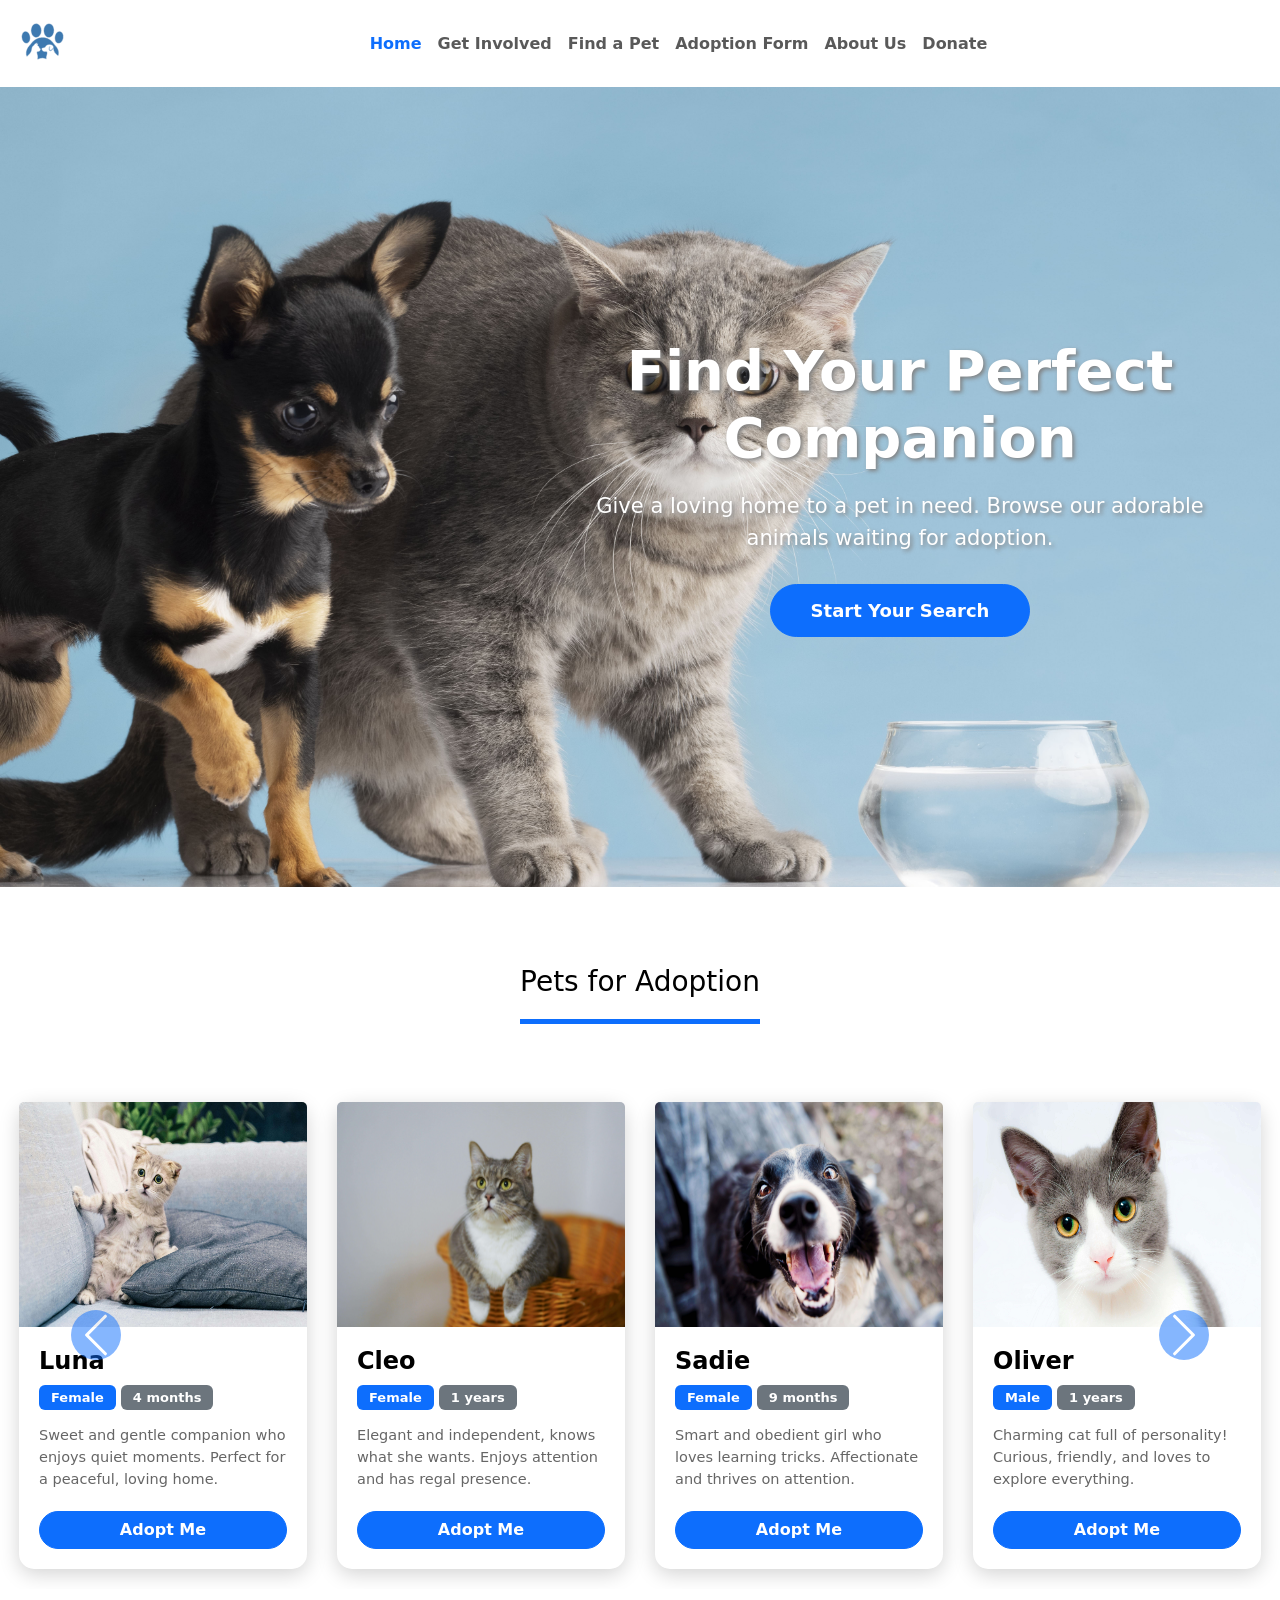
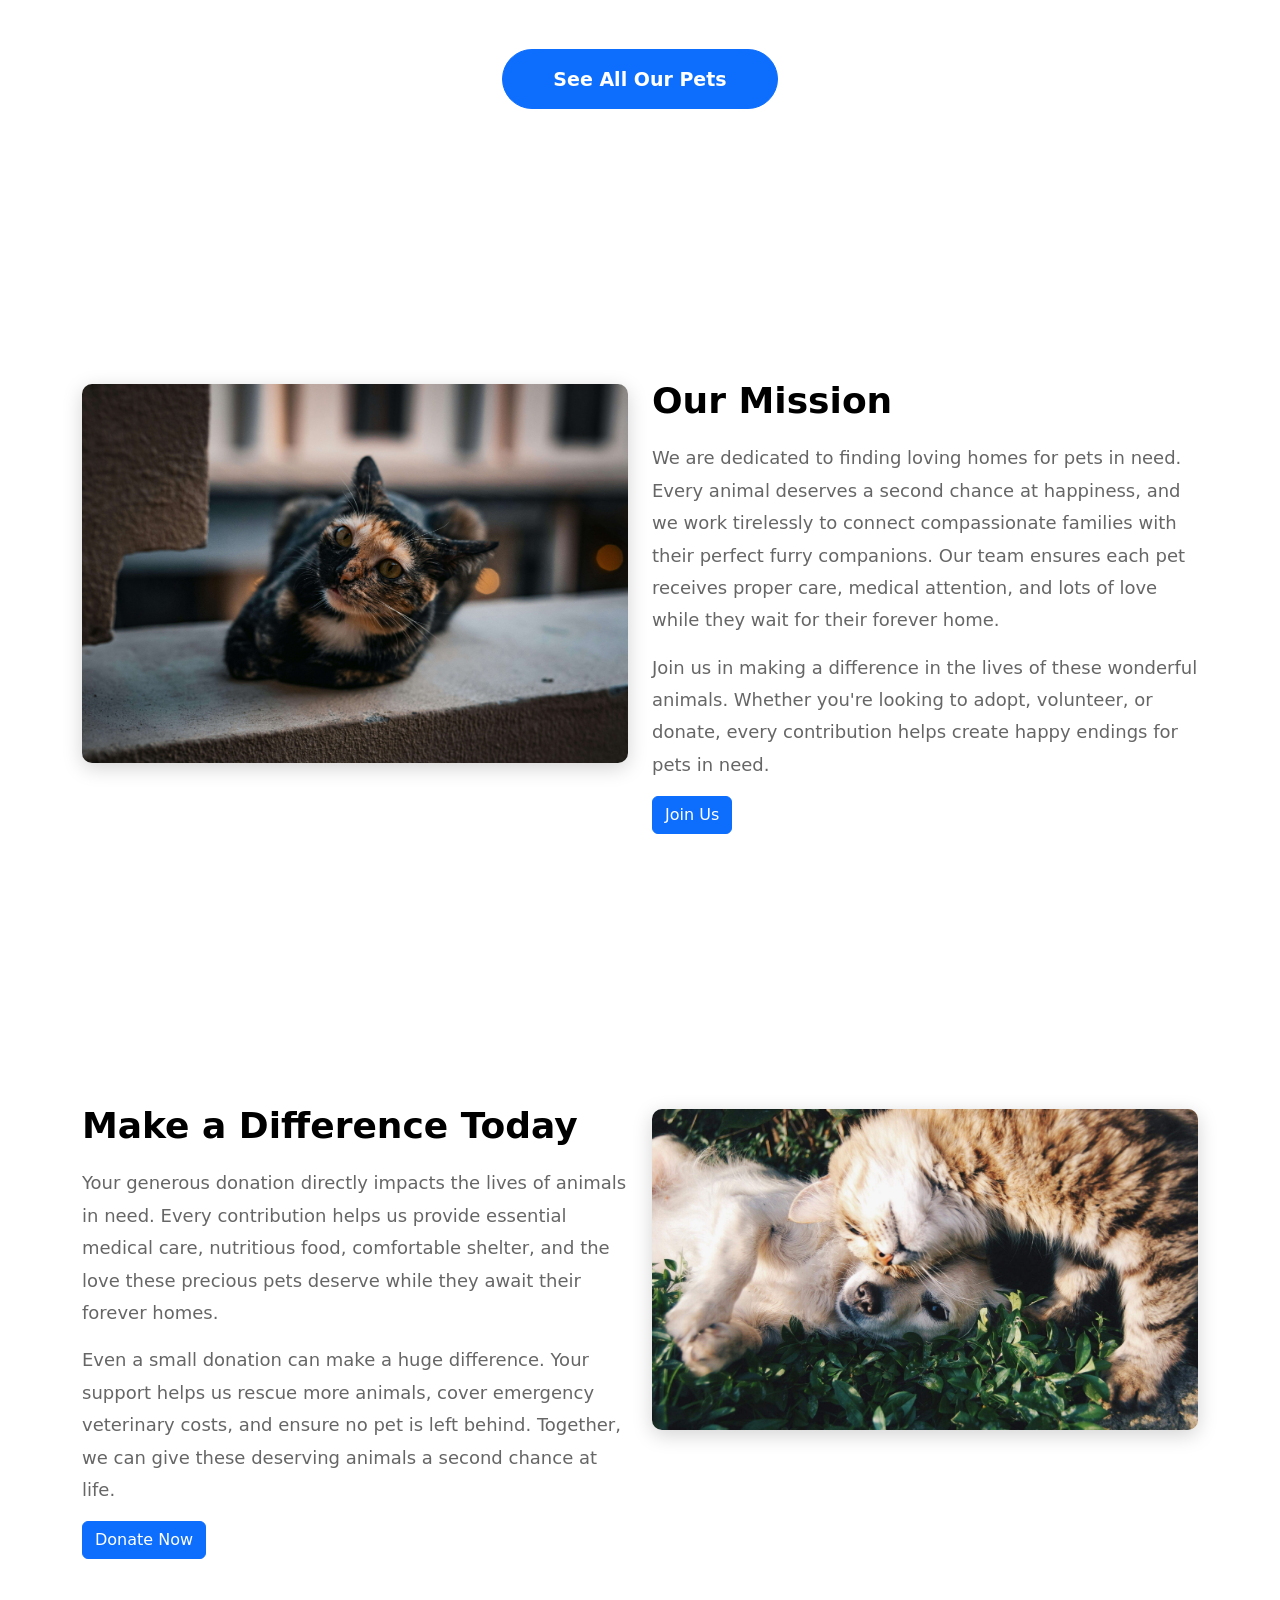
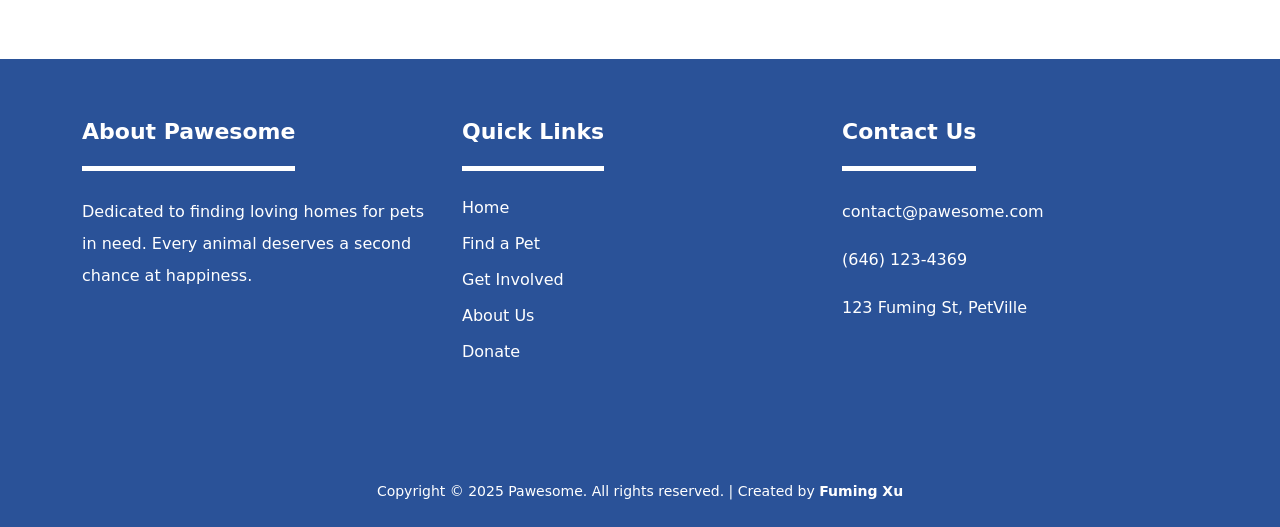
<file: index.html>
<!DOCTYPE html>
<html lang="en">
    <head>
        <meta charset="utf-8">
        <meta name="viewport" content="width=device-width, initial-scale=1">
        <title>Pawesome :: Home</title>    
        <link href="https://cdn.jsdelivr.net/npm/bootstrap@5.3.8/dist/css/bootstrap.min.css" rel="stylesheet" integrity="sha384-sRIl4kxILFvY47J16cr9ZwB07vP4J8+LH7qKQnuqkuIAvNWLzeN8tE5YBujZqJLB" crossorigin="anonymous">
        <link rel="stylesheet" href="pawesome.css">
    </head>
    <body>
        <!--Boostrap Nav-->
        <nav class="navbar navbar-expand-lg navbarcustom">
        <div class="container-fluid">
          <a class="navbar-brand" href="index.html"><img src="images/pawesomewebsitelogo.png" alt="logo"></a>
          <button class="navbar-toggler" type="button" data-bs-toggle="collapse" data-bs-target="#navbarNavAltMarkup" aria-controls="navbarNavAltMarkup" aria-expanded="false" aria-label="Toggle navigation">
            <span class="navbar-toggler-icon"></span>
          </button>
          <div class="collapse navbar-collapse" id="navbarNavAltMarkup">
            <div class="navbar-nav mx-auto"> 
              <a class="nav-link active" aria-current="page" href="index.html">Home</a>
              <a class="nav-link" href="getinvolved.html">Get Involved</a>
              <a class="nav-link" href="findapet.html">Find a Pet</a>
              <a class="nav-link" href="adoptionform.html">Adoption Form</a>
              <a class="nav-link" href="aboutus.html">About Us</a>
              <a class="nav-link" href="donate.html">Donate</a>
            </div>
          </div>
        </div>
      </nav>
          <!--Hero Image-->
          <div class="homeheroimg">
            <div class="heroimgtext">
              <h1>Find Your Perfect Companion</h1>
              <p>Give a loving home to a pet in need. Browse our adorable animals waiting for adoption.</p>
              <!--Bootstrap Link Button-->
              <a href="findapet.html" class="btn btn-primary btn-lg">Start Your Search</a>
            </div>
          </div>
        <!--Carousel-->
        <div class="petsforadpttext">
          <h3>Pets for Adoption</h3>
        </div>
        <div id="carouselExampleIndicators" class="carousel slide">
            <div class="carousel-inner">
              <!--Carousel Item 1-->
              <div class="carousel-item active">
                <div class="carouselcardflex">
                     <!--Card 1-->
                <div class="card">
                    <img src="images/cat2.jpg" class="card-img-top" alt="cat">
                <div class="card-body">
                    <h5 class="card-title">Luna</h5>
                    <span class="badge bg-primary">Female</span>
                    <span class="badge bg-secondary">4 months</span>
                    <p class="card-text">Sweet and gentle companion who enjoys quiet moments. Perfect for a peaceful, loving home.</p>
                    <a href="adoptionform.html" class="btn btn-primary">Adopt Me</a>
                </div>
                  </div>
                  <!--Card 2-->
                <div class="card">
                    <img src="images/cat11.jpg" class="card-img-top" alt="cat">
                <div class="card-body">
                    <h5 class="card-title">Cleo</h5>
                    <span class="badge bg-primary">Female</span>
                    <span class="badge bg-secondary">1 years</span>
                    <p class="card-text">Elegant and independent, knows what she wants. Enjoys attention and has regal presence.</p>
                    <a href="adoptionform.html" class="btn btn-primary">Adopt Me</a>
                </div>
                  </div>
                  <!--Card 3-->
                  <div class="card">
                    <img src="images/dog4.jpg" class="card-img-top" alt="dog">
                <div class="card-body">
                    <h5 class="card-title">Sadie</h5>
                    <span class="badge bg-primary">Female</span>
                    <span class="badge bg-secondary">9 months</span>
                    <p class="card-text">Smart and obedient girl who loves learning tricks. Affectionate and thrives on attention.</p>
                    <a href="adoptionform.html" class="btn btn-primary">Adopt Me</a>
                </div>
                  </div>
                  <!--Card 4-->
                  <div class="card">
                    <img src="images/cat13.jpg" class="card-img-top" alt="cat">
                <div class="card-body">
                    <h5 class="card-title">Oliver</h5>
                    <span class="badge bg-primary">Male</span>
                    <span class="badge bg-secondary">1 years</span>
                    <p class="card-text"> Charming cat full of personality! Curious, friendly, and loves to explore everything.</p>
                    <a href="adoptionform.html" class="btn btn-primary">Adopt Me</a>
                </div>
                </div>
              </div>
              </div>
              <!--Carousel Item 2-->
              <div class="carousel-item">
                <div class="carouselcardflex">
                  <div class="card">
                    <img src="images/dog11.jpg" class="card-img-top" alt="dog">
                <div class="card-body">
                    <h5 class="card-title">Molly</h5>
                    <span class="badge bg-primary">Female</span>
                    <span class="badge bg-secondary">7 months</span>
                    <p class="card-text">Gentle and sweet girl with a heart of gold. Loves cuddles, walks, and being near you!</p>
                    <a href="adoptionform.html" class="btn btn-primary">Adopt Me</a>
                    </div>
                  </div>
                  <!--Card 2-->
                <div class="card">
                    <img src="images/cat1.jpg" class="card-img-top" alt="cat">
                <div class="card-body">
                    <h5 class="card-title">Whiskers</h5>
                    <span class="badge bg-primary">Male</span>
                    <span class="badge bg-secondary">2 years</span>
                    <p class="card-text">A playful tabby who loves to chase toys. Great with families and always ready for cuddles!</p>
                    <a href="adoptionform.html" class="btn btn-primary">Adopt Me</a>
                </div>
                  </div>
                  <!--Card 3-->
                  <div class="card">
                    <img src="images/dog10.jpg" class="card-img-top" alt="dog">
                <div class="card-body">
                    <h5 class="card-title">Buddy</h5>
                    <span class="badge bg-primary">Male</span>
                    <span class="badge bg-secondary">1 years</span>
                    <p class="card-text">True to his name, the best friend you need. Gentle, protective, and incredibly loyal.</p>
                    <a href="adoptionform.html" class="btn btn-primary">Adopt Me</a>
                </div>
                  </div>
                  <!--Card 4-->
                  <div class="card">
                    <img src="images/dog9.jpg" class="card-img-top" alt="dog">
                <div class="card-body">
                    <h5 class="card-title">Daisy</h5>
                    <span class="badge bg-primary">Female</span>
                    <span class="badge bg-secondary">2 years</span>
                    <p class="card-text">Sweet-natured and friendly. Loves belly rubs and long park walks.</p>
                    <a href="adoptionform.html" class="btn btn-primary">Adopt Me</a>
                </div>
                  </div>
                </div>
              </div>
            <!--Carousel Prev Button-->
            <button class="carousel-control-prev" type="button" data-bs-target="#carouselExampleIndicators" data-bs-slide="prev">
              <span class="carousel-control-prev-icon" aria-hidden="true"></span>
              <span class="visually-hidden">Previous</span>
            </button>
            <!--Carousel Next Button-->
            <button class="carousel-control-next" type="button" data-bs-target="#carouselExampleIndicators" data-bs-slide="next">
              <span class="carousel-control-next-icon" aria-hidden="true"></span>
              <span class="visually-hidden">Next</span>
            </button>
          </div>
          <!--Bootstrap Link Button-->
          <div class="seeourallpetbutton">
            <div class="d-flex justify-content-center">
              <a href="findapet.html" class="btn btn-primary" tabindex="-1" role="button" aria-disabled="true">See All Our Pets</a>
            </div>
          </div>
      </div>
    </div>
    
<div class="container image-text-section">
    <div class="row">
        <div class="col-md-6">
            <img src="images/homepgimg3.jpg" alt="Description" class="img-fluid">
        </div>
        <div class="col-md-6">
            <div>
                <h2>Our Mission</h2>
                <p>We are dedicated to finding loving homes for pets in need. Every animal deserves a second chance at happiness, and we work tirelessly to connect compassionate families with their perfect furry companions. Our team ensures each pet receives proper care, medical attention, and lots of love while they wait for their forever home.</p>
                <p>Join us in making a difference in the lives of these wonderful animals. Whether you're looking to adopt, volunteer, or donate, every contribution helps create happy endings for pets in need.</p>
                <a href="getinvolved.html" class="btn btn-primary" tabindex="-1" role="button" aria-disabled="true">Join Us</a>
            </div>
        </div>
    </div>
</div>
<div class="container image-text-section">
    <div class="row">
        <div class="col-md-6">
            <h2>Make a Difference Today</h2>
                <p>Your generous donation directly impacts the lives of animals in need. Every contribution helps us provide essential medical care, nutritious food, comfortable shelter, and the love these precious pets deserve while they await their forever homes.</p>
                <p>Even a small donation can make a huge difference. Your support helps us rescue more animals, cover emergency veterinary costs, and ensure no pet is left behind. Together, we can give these deserving animals a second chance at life.</p>
                <a href="donate.html" class="btn btn-primary" tabindex="-1" role="button" aria-disabled="true" style="margin-bottom:20px;">Donate Now</a>
        </div>
        <div class="col-md-6">
            <div>
              <img src="images/homepgimg2.jpg" alt="Description" class="img-fluid">
            </div>
        </div>
    </div>
</div>
<footer>
  <div class="container">
    <div class="row">
        <div class="col-md-4 footer-section">
          <h3>About Pawesome</h3>
          <p>Dedicated to finding loving homes for pets in need. Every animal deserves a second chance at happiness.</p>
        </div>
        <div class="col-md-4 footer-section">
          <h3>Quick Links</h3>
          <ul class="footer-links">
            <li><a href="index.html">Home</a></li>
            <li><a href="findapet.html">Find a Pet</a></li>
            <li><a href="getinvolved.html">Get Involved</a></li>
            <li><a href="aboutus.html">About Us</a></li>
            <li><a href="donate.html">Donate</a></li>
          </ul>
        </div>
        <div class="col-md-4 footer-section">
          <h3>Contact Us</h3>
          <p> <a href="mailto:contact@pawesome.com">contact@pawesome.com</a></p>
          <p>(646) 123-4369</p>
          <p>123 Fuming St, PetVille</p>
        </div>
    </div>
    <div class="footer-bottom">
      <p>Copyright &copy; 2025 Pawesome. All rights reserved. | Created by <a href="mailto:yourfirstname@yourlastname.com">Fuming Xu</a></p>
    </div>
  </div>
</footer>
        <script src="https://cdn.jsdelivr.net/npm/bootstrap@5.3.8/dist/js/bootstrap.bundle.min.js" integrity="sha384-FKyoEForCGlyvwx9Hj09JcYn3nv7wiPVlz7YYwJrWVcXK/BmnVDxM+D2scQbITxI" crossorigin="anonymous"></script>
    </body>
</html>
</file>
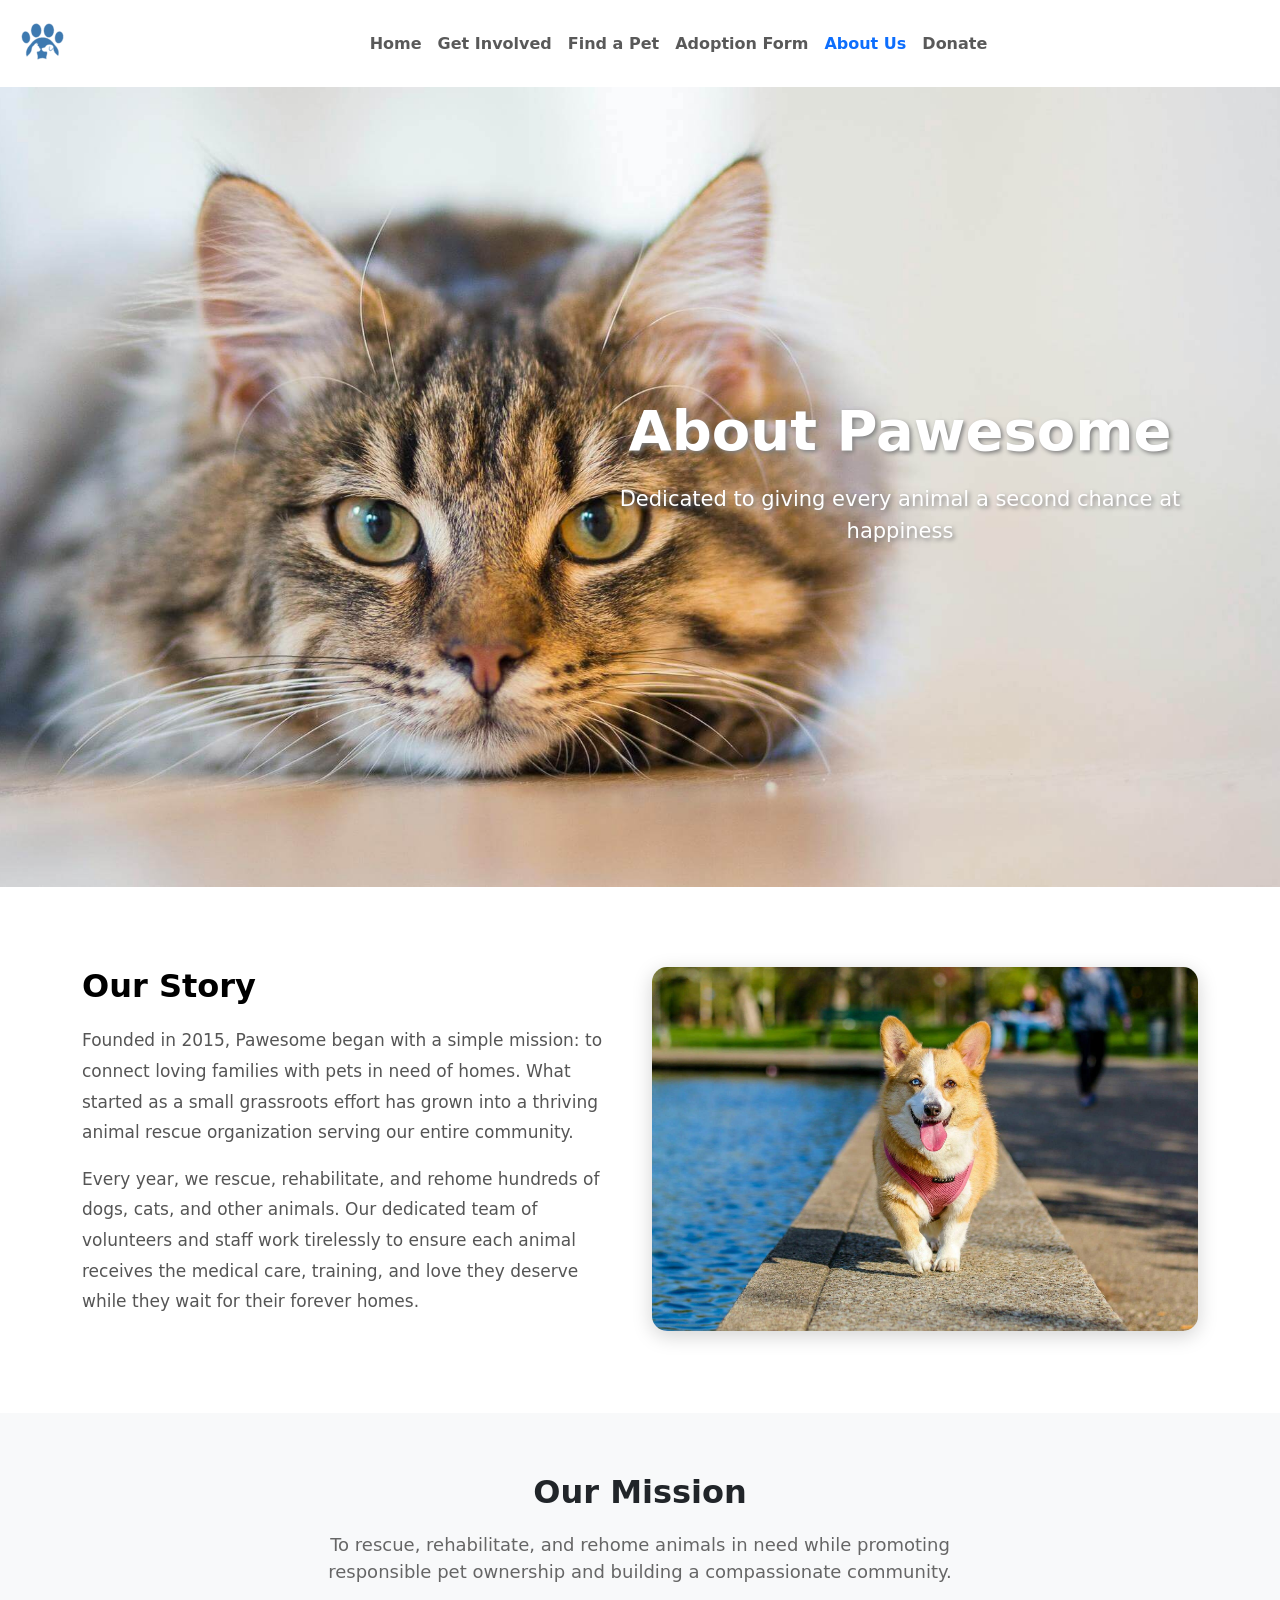
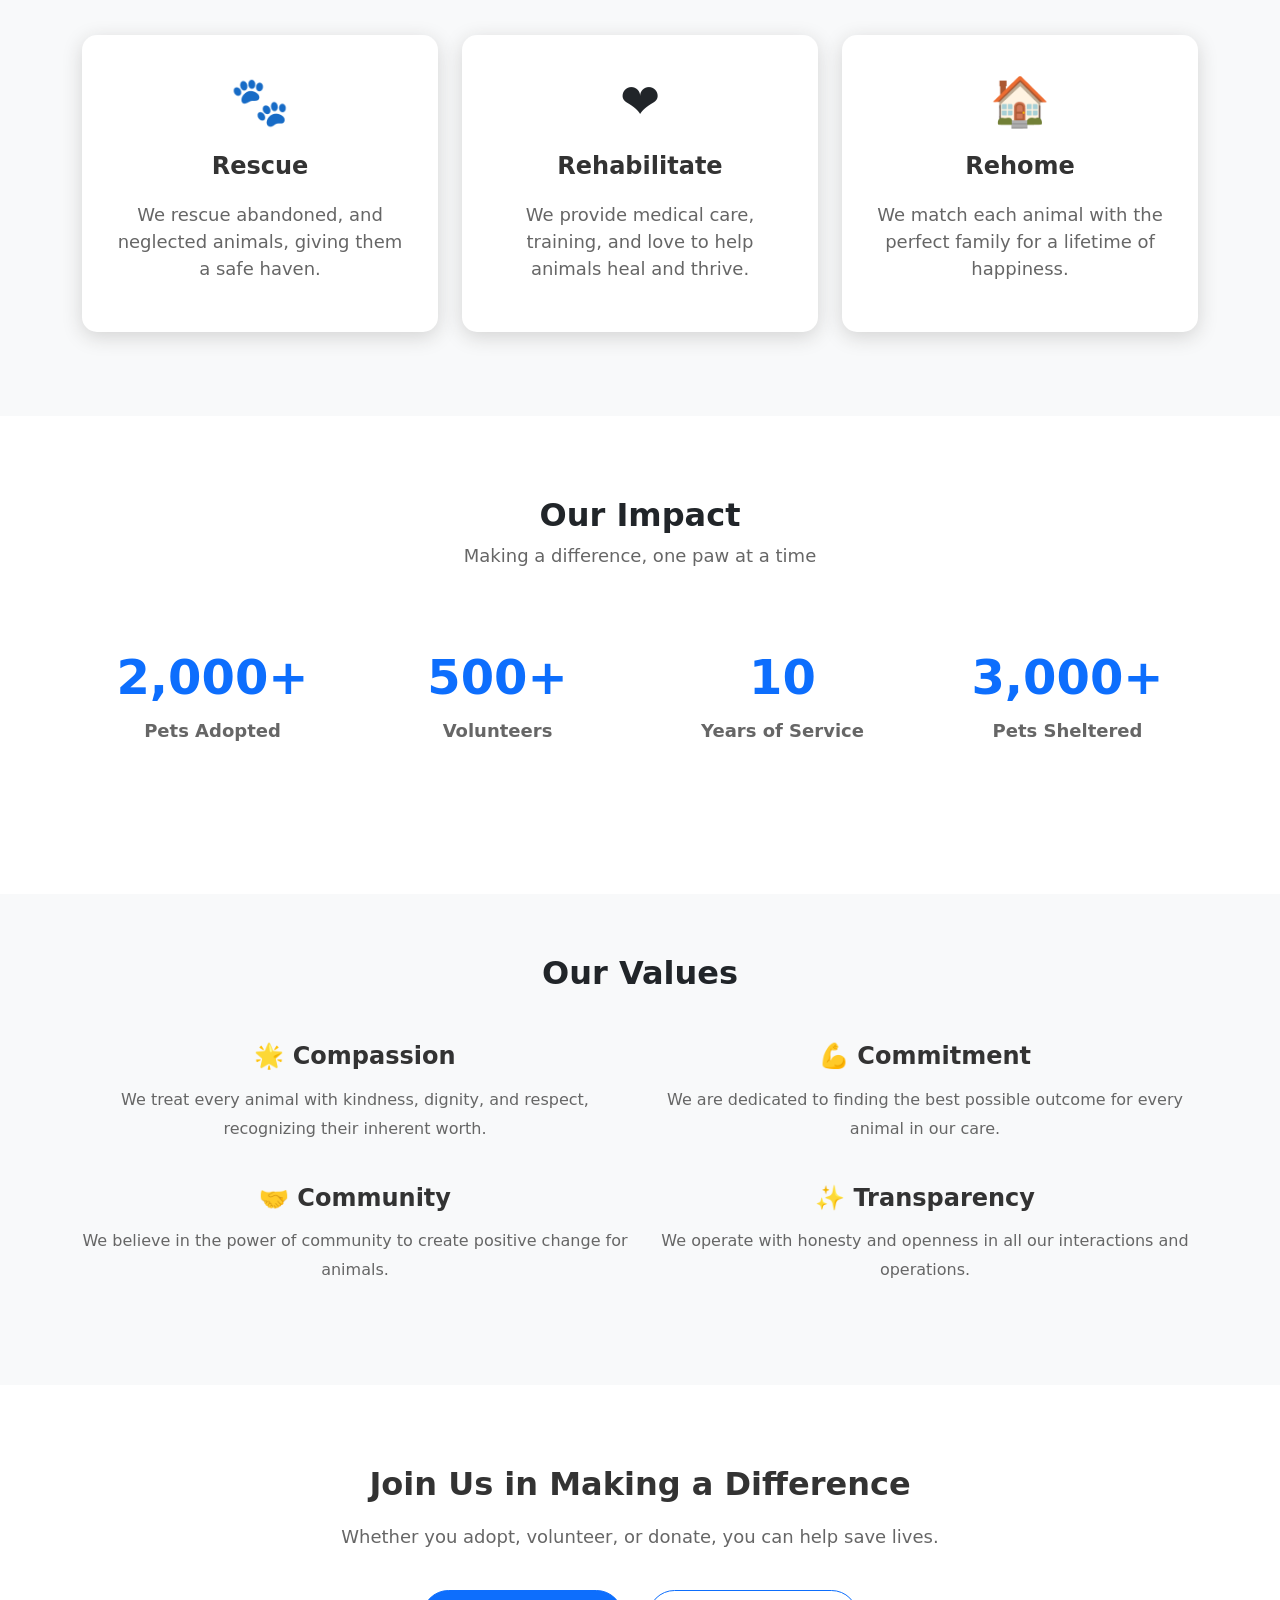
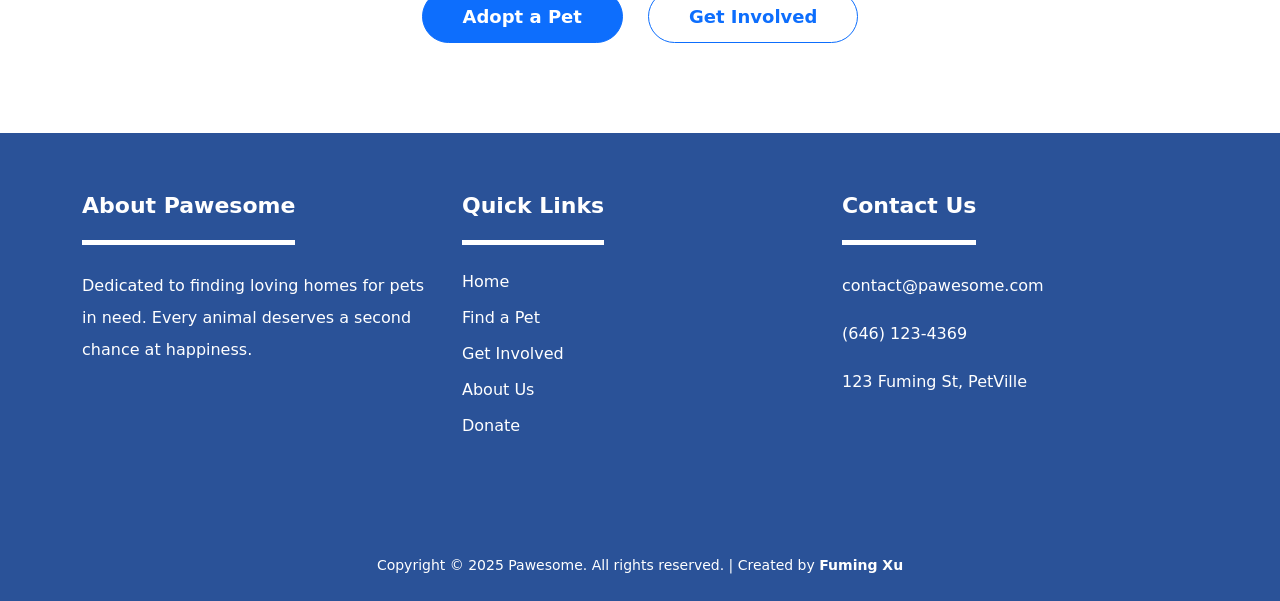
<file: aboutus.html>
<!DOCTYPE html>
<html lang="en">
    <head>
        <meta charset="utf-8">
        <meta name="viewport" content="width=device-width, initial-scale=1">
        <title>Pawesome :: About Us</title>    
        <link href="https://cdn.jsdelivr.net/npm/bootstrap@5.3.8/dist/css/bootstrap.min.css" rel="stylesheet" integrity="sha384-sRIl4kxILFvY47J16cr9ZwB07vP4J8+LH7qKQnuqkuIAvNWLzeN8tE5YBujZqJLB" crossorigin="anonymous">
        <link rel="stylesheet" href="pawesome.css">
    </head>
    <body>
        <!--Bootstrap Nav-->
        <nav class="navbar navbar-expand-lg navbarcustom">
        <div class="container-fluid">
          <a class="navbar-brand" href="index.html"><img src="images/pawesomewebsitelogo.png" alt="logo"></a>
          <button class="navbar-toggler" type="button" data-bs-toggle="collapse" data-bs-target="#navbarNavAltMarkup" aria-controls="navbarNavAltMarkup" aria-expanded="false" aria-label="Toggle navigation">
            <span class="navbar-toggler-icon"></span>
          </button>
          <div class="collapse navbar-collapse" id="navbarNavAltMarkup">
            <div class="navbar-nav mx-auto">
              <a class="nav-link" href="index.html">Home</a>
              <a class="nav-link" href="getinvolved.html">Get Involved</a>
              <a class="nav-link" href="findapet.html">Find a Pet</a>
              <a class="nav-link" href="adoptionform.html">Adoption Form</a>
              <a class="nav-link active" aria-current="page" href="aboutus.html">About Us</a>
              <a class="nav-link" href="donate.html">Donate</a>
            </div>
          </div>
        </div>
      </nav>
      <!--Hero Image-->
      <div class="aboutusheroimg">
            <div class="heroimgtext">
              <h1>About Pawesome</h1>
              <p>Dedicated to giving every animal a second chance at happiness</p>
            </div>
          </div>
      <!-- Our Story Section -->
      <div class="container" id="ourstorysection">
        <div class="row">
          <div class="col-md-6">
            <h2>Our Story</h2>
            <p>
              Founded in 2015, Pawesome began with a simple mission: to connect loving families with pets in need of homes. What started as a small grassroots effort has grown into a thriving animal rescue organization serving our entire community.
            </p>
            <p>
              Every year, we rescue, rehabilitate, and rehome hundreds of dogs, cats, and other animals. Our dedicated team of volunteers and staff work tirelessly to ensure each animal receives the medical care, training, and love they deserve while they wait for their forever homes.
            </p>
          </div>
          <div class="col-md-6">
            <img src="images/dog2.jpg" alt="Pawesome Team" class="img-fluid">
          </div>
        </div>
      </div>

      <!-- Our Mission Section -->
      <div id="ourmissionsection">
        <div class="container">
          <div class="text-center" style="margin-bottom: 50px;">
            <h2 style="font-weight: bold;">Our Mission</h2>
            <p>
              To rescue, rehabilitate, and rehome animals in need while promoting responsible pet ownership and building a compassionate community.
            </p>
          </div>

          <div class="row">
            <div class="col-md-4" style="margin-bottom:24px">
              <div class="text-center" id="ourmissioncolumns">
                <div id="ourmissionemojis">🐾</div>
                <h4>Rescue</h4>
                <p>We rescue abandoned, and neglected animals, giving them a safe haven.</p>
              </div>
            </div>
            <div class="col-md-4" style="margin-bottom:24px">
              <div class="text-center" id="ourmissioncolumns">
                <div id="ourmissionemojis">❤️</div>
                <h4>Rehabilitate</h4>
                <p>We provide medical care, training, and love to help animals heal and thrive.</p>
              </div>
            </div>
            <div class="col-md-4" style="margin-bottom:24px">
              <div class="text-center" id="ourmissioncolumns">
                <div id="ourmissionemojis">🏠</div>
                <h4>Rehome</h4>
                <p>We match each animal with the perfect family for a lifetime of happiness.</p>
              </div>
            </div>
          </div>
        </div>
      </div>

      <!-- Impact Section -->
      <div class="container" id="impactsection">
        <div style="margin-bottom: 50px;">
          <h2 style="font-weight: bold;">Our Impact</h2>
          <p>Making a difference, one paw at a time</p>
        </div>

        <div class="row">
          <div class="col-md-3 mb-4">
            <div style="padding: 30px;">
              <h3>2,000+</h3>
              <p id="achievementtext">Pets Adopted</p>
            </div>
          </div>
          <div class="col-md-3 mb-4">
            <div style="padding: 30px;">
              <h3>500+</h3>
              <p id="achievementtext">Volunteers</p>
            </div>
          </div>
          <div class="col-md-3 mb-4">
            <div style="padding: 30px;">
              <h3>10</h3>
              <p id="achievementtext">Years of Service</p>
            </div>
          </div>
          <div class="col-md-3 mb-4">
            <div style="padding: 30px;">
              <h3>3,000+</h3>
              <p id="achievementtext">Pets Sheltered</p>
            </div>
          </div>
        </div>
      </div>

      <!-- Our Values Section -->
      <div id="ourvaluessection">
        <div class="container">
          <div style="margin-bottom: 50px;">
            <h2 style="font-weight: bold;">Our Values</h2>
          </div>

          <div class="row">
            <div class="col-md-6 mb-4">
              <h4>🌟 Compassion</h4>
              <p>We treat every animal with kindness, dignity, and respect, recognizing their inherent worth.</p>
            </div>
            <div class="col-md-6 mb-4">
              <h4>💪 Commitment</h4>
              <p>We are dedicated to finding the best possible outcome for every animal in our care.</p>
            </div>
            <div class="col-md-6 mb-4">
              <h4>🤝 Community</h4>
              <p>We believe in the power of community to create positive change for animals.</p>
            </div>
            <div class="col-md-6 mb-4">
              <h4>✨ Transparency</h4>
              <p>We operate with honesty and openness in all our interactions and operations.</p>
            </div>
          </div>
        </div>
      </div>

      <!-- CTAs-->
      <div class="container" id="ctasection">
        <h2>Join Us in Making a Difference</h2>
        <p>Whether you adopt, volunteer, or donate, you can help save lives.</p>
        <div>
          <a href="findapet.html" class="btn btn-primary" id="findapetbutton">Adopt a Pet</a>
          <a href="getinvolved.html" class="btn btn-outline-primary" id="getinvolvedbutton">Get Involved</a>
        </div>
      </div>

      <footer>
        <div class="container">
          <div class="row">
              <div class="col-md-4 footer-section">
                <h3>About Pawesome</h3>
                <p>Dedicated to finding loving homes for pets in need. Every animal deserves a second chance at happiness.</p>
              </div>
              <div class="col-md-4 footer-section">
                <h3>Quick Links</h3>
                <ul class="footer-links">
                  <li><a href="index.html">Home</a></li>
                  <li><a href="findapet.html">Find a Pet</a></li>
                  <li><a href="getinvolved.html">Get Involved</a></li>
                  <li><a href="aboutus.html">About Us</a></li>
                  <li><a href="donate.html">Donate</a></li>
                </ul>
              </div>
              <div class="col-md-4 footer-section">
                <h3>Contact Us</h3>
                <p> <a href="mailto:contact@pawesome.com">contact@pawesome.com</a></p>
                <p>(646) 123-4369</p>
                <p>123 Fuming St, PetVille</p>
              </div>
          </div>
          <div class="footer-bottom">
            <p>Copyright &copy; 2025 Pawesome. All rights reserved. | Created by <a href="mailto:yourfirstname@yourlastname.com">Fuming Xu</a></p>
          </div>
        </div>
      </footer>

      <script src="https://cdn.jsdelivr.net/npm/bootstrap@5.3.8/dist/js/bootstrap.bundle.min.js" integrity="sha384-FKyoEForCGlyvwx9Hj09JcYn3nv7wiPVlz7YYwJrWVcXK/BmnVDxM+D2scQbITxI" crossorigin="anonymous"></script>
    </body>
</html>
</file>
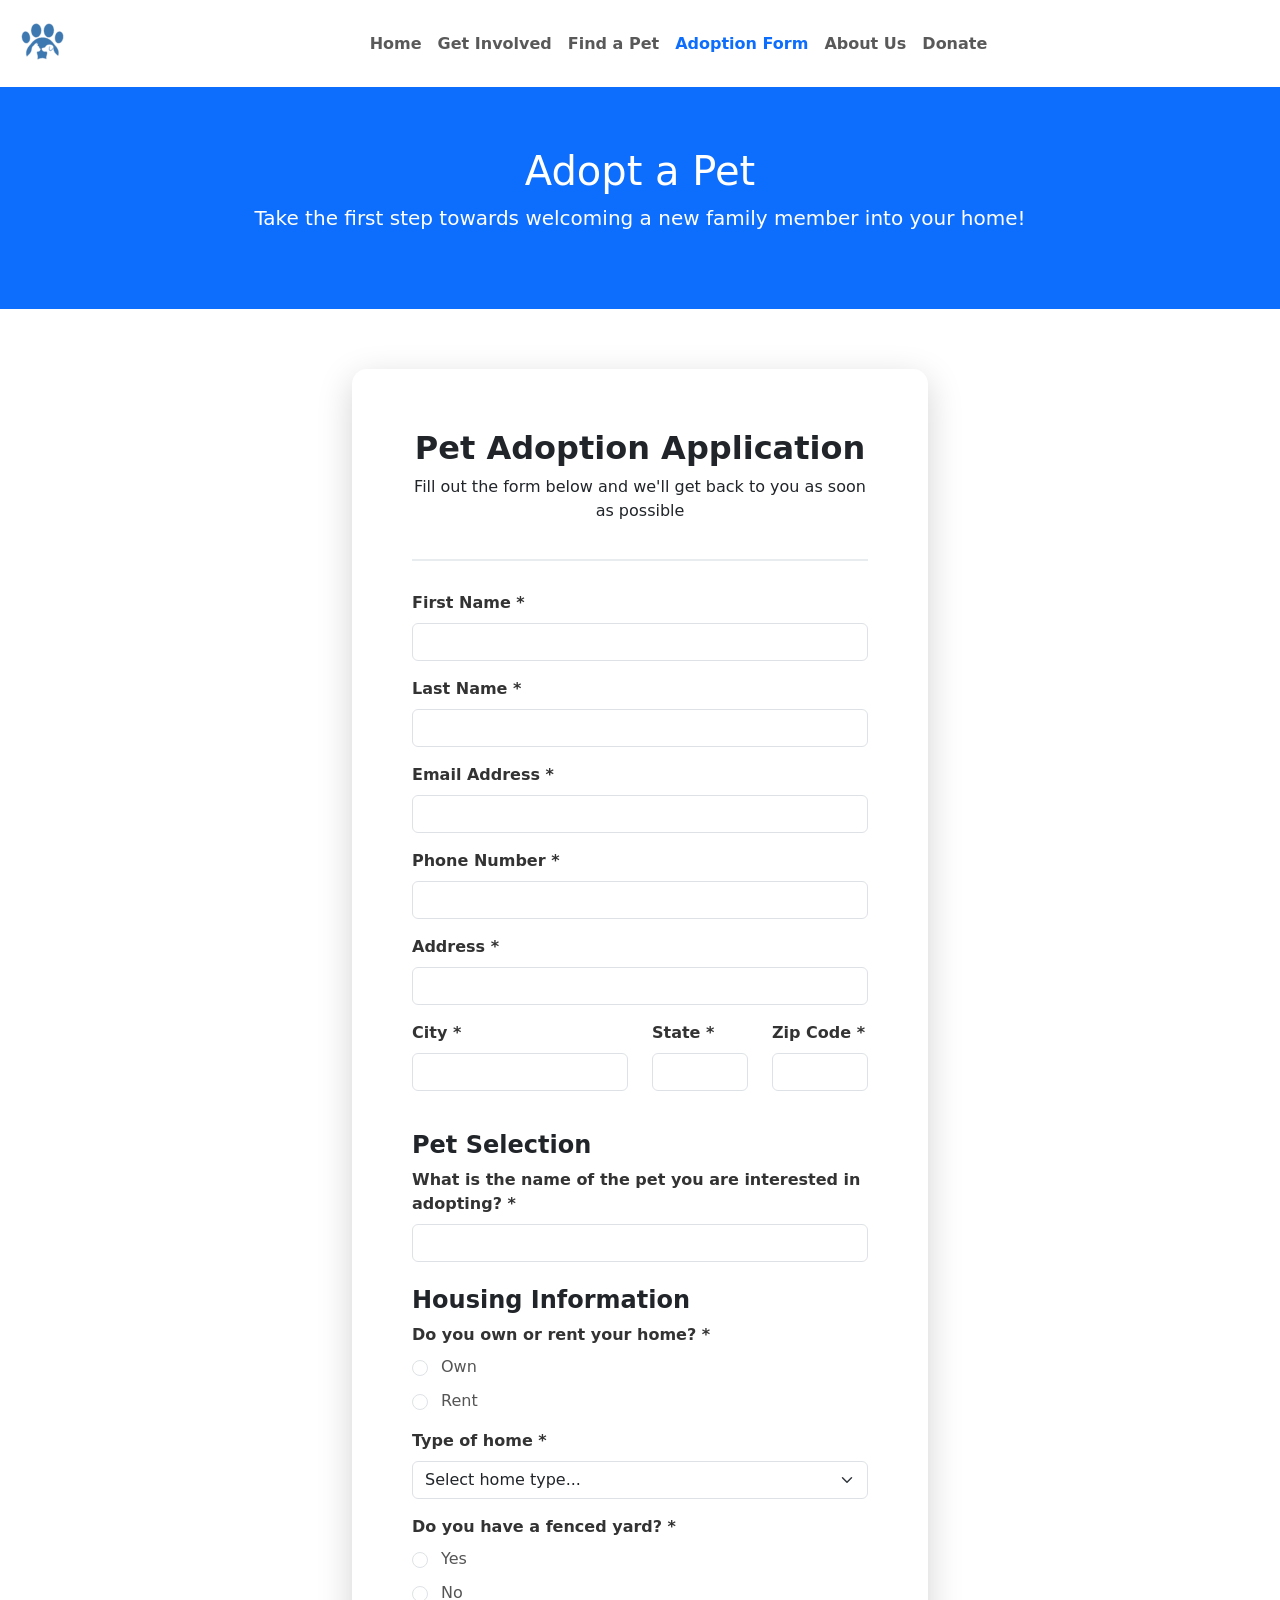
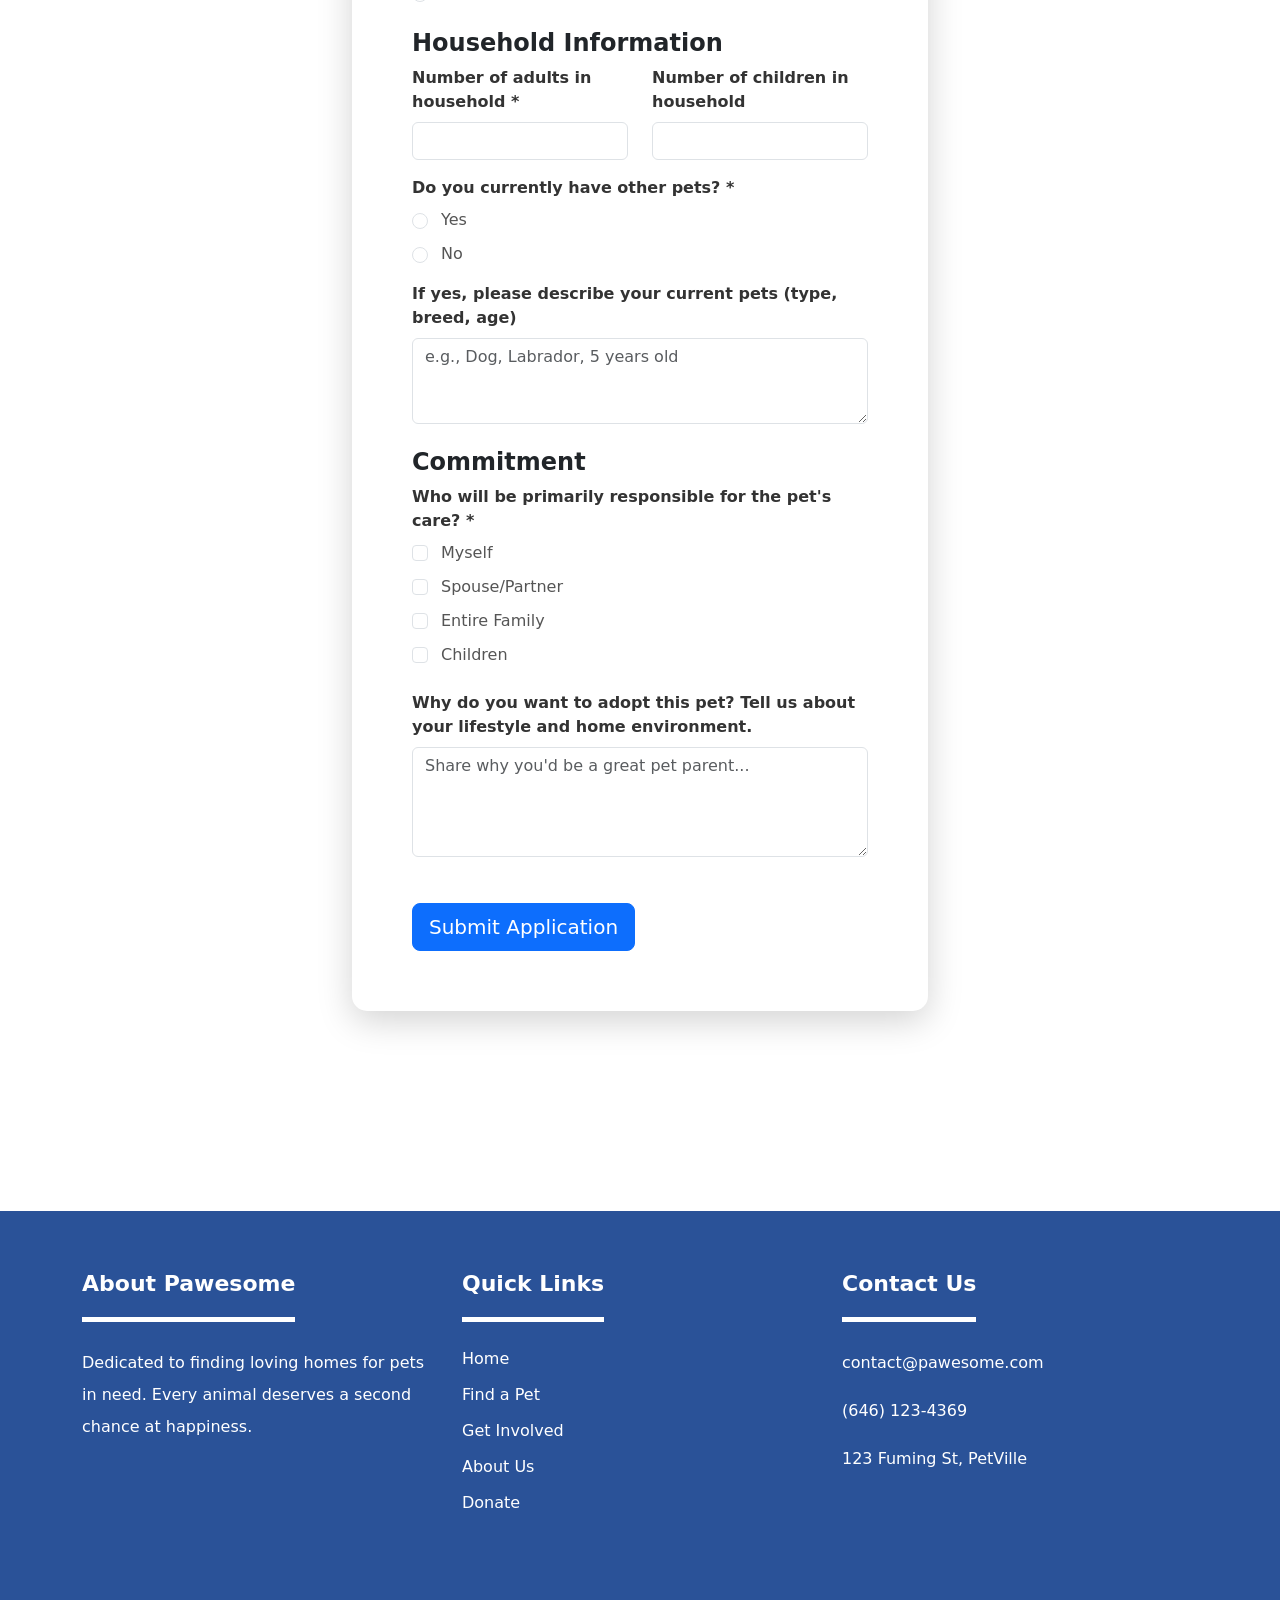
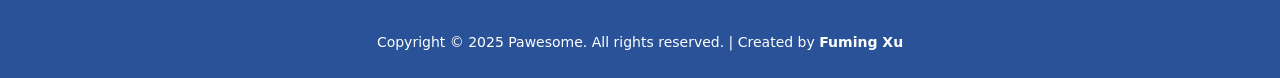
<file: adoptionform.html>
<!DOCTYPE html>
<html lang="en">
    <head>
        <meta charset="utf-8">
        <meta name="viewport" content="width=device-width, initial-scale=1">
        <title>Pawesome :: Adoption Form</title>    
        <link href="https://cdn.jsdelivr.net/npm/bootstrap@5.3.8/dist/css/bootstrap.min.css" rel="stylesheet" integrity="sha384-sRIl4kxILFvY47J16cr9ZwB07vP4J8+LH7qKQnuqkuIAvNWLzeN8tE5YBujZqJLB" crossorigin="anonymous">
        <link rel="stylesheet" href="pawesome.css">
        
    </head>
    <body>
        <!--Bootstrap Nav-->
        <nav class="navbar navbar-expand-lg navbarcustom">
        <div class="container-fluid">
          <a class="navbar-brand" href="index.html"><img src="images/pawesomewebsitelogo.png" alt="logo"></a>
          <button class="navbar-toggler" type="button" data-bs-toggle="collapse" data-bs-target="#navbarNavAltMarkup" aria-controls="navbarNavAltMarkup" aria-expanded="false" aria-label="Toggle navigation">
            <span class="navbar-toggler-icon"></span>
          </button>
          <div class="collapse navbar-collapse" id="navbarNavAltMarkup">
            <div class="navbar-nav mx-auto">
              <a class="nav-link" href="index.html">Home</a>
              <a class="nav-link" href="getinvolved.html">Get Involved</a>
              <a class="nav-link" href="findapet.html">Find a Pet</a>
              <a class="nav-link active" aria-current="page" href="adoptionform.html">Adoption Form</a>
              <a class="nav-link" href="aboutus.html">About Us</a>
              <a class="nav-link" href="donate.html">Donate</a>
            </div>
          </div>
        </div>
      </nav>

      <div class="pageheader">
        <div class="container">
          <h1>Adopt a Pet</h1>
          <p>Take the first step towards welcoming a new family member into your home!</p>
        </div>
      </div>
      
      <div class="container" id="formcontainer">
        <form action="adoptionformthankyou.html">
            <div class="formheading">
                <h2 style="font-weight:bold;">Pet Adoption Application</h2>
                <p>Fill out the form below and we'll get back to you as soon as possible</p>
            </div>

          <!-- Personal Information -->
          <div class="mb-3">
            <label for="firstName" class="form-label">First Name *</label>
            <input type="text" class="form-control" id="firstName" pattern="[a-zA-Z]+" required>
          </div>
          <div class="mb-3">
            <label for="lastName" class="form-label">Last Name *</label>
            <input type="text" class="form-control" id="lastName" pattern="[a-zA-Z]+" required>
          </div>

          <div class="mb-3">
            <label for="email" class="form-label">Email Address *</label>
            <input type="email" class="form-control" id="email" required>
          </div>

          <div class="mb-3">
            <label for="phone" class="form-label">Phone Number *</label>
            <input type="tel" class="form-control" id="phone" pattern="[0-9]+" required>
          </div>

          <div class="mb-3">
            <label for="address" class="form-label">Address *</label>
            <input type="text" class="form-control" id="address" required>
          </div>

          <div class="row">
            <div class="col-md-6 mb-3">
              <label for="city" class="form-label">City *</label>
              <input type="text" class="form-control" id="city" pattern="[a-zA-Z]+" required>
            </div>
            <div class="col-md-3 mb-3">
              <label for="state" class="form-label">State *</label>
              <input type="text" class="form-control" id="state" pattern="[a-zA-Z]+" required>
            </div>
            <div class="col-md-3 mb-3">
              <label for="zip" class="form-label">Zip Code *</label>
              <input type="text" class="form-control" id="zip" pattern="[0-9]+" required>
            </div>
          </div>

          <!-- Pet Selection -->
          <h4 style="margin-top:24px;">Pet Selection</h4>
          
          <div class="mb-3">
            <label for="petName" class="form-label">What is the name of the pet you are interested in adopting? *</label>
            <input type="text" class="form-control" id="petName" required>
          </div>

          <!-- Housing Information -->
          <h4 style="margin-top:24px;">Housing Information</h4>

          <div class="mb-3">
            <label class="form-label">Do you own or rent your home? *</label>
            <div class="form-check">
              <input class="form-check-input" type="radio" name="homeOwnership" value="own" id="own" required>
              <label class="form-check-label" for="own">
                Own
              </label>
            </div>
            <div class="form-check">
              <input class="form-check-input" type="radio" name="homeOwnership" value="rent" id="rent">
              <label class="form-check-label" for="rent">
                Rent
              </label>
            </div>
          </div>

          <div class="mb-3">
            <label for="homeType" class="form-label">Type of home *</label>
            <select class="form-select" id="homeType" required>
              <option value="">Select home type...</option>
              <option value="house">House</option>
              <option value="apartment">Apartment</option>
              <option value="condo">Condo</option>
              <option value="townhouse">Townhouse</option>
            </select>
          </div>

          <div class="mb-3">
            <label class="form-label">Do you have a fenced yard? *</label>
            <div class="form-check">
              <input class="form-check-input" type="radio" name="fencedYard" value="yes" id="yardYes" required>
              <label class="form-check-label" for="yardYes">
                Yes
              </label>
            </div>
            <div class="form-check">
              <input class="form-check-input" type="radio" name="fencedYard" value="no" id="yardNo">
              <label class="form-check-label" for="yardNo">
                No
              </label>
            </div>
          </div>

          <!-- Household Information -->
          <h4 style="margin-top:24px;">Household Information</h4>

          <div class="row">
            <div class="col-md-6">
              <div class="mb-3">
                <label for="adults" class="form-label">Number of adults in household *</label>
                <input type="number" class="form-control" id="adults" min="1" required>
              </div>
            </div>
            <div class="col-md-6">
              <div class="mb-3">
                <label for="children" class="form-label">Number of children in household</label>
                <input type="number" class="form-control" id="children" min="0">
              </div>
            </div>
          </div>

          <div class="mb-3">
            <label class="form-label">Do you currently have other pets? *</label>
            <div class="form-check">
              <input class="form-check-input" type="radio" name="otherPets" value="yes" id="petsYes" required>
              <label class="form-check-label" for="petsYes">
                Yes
              </label>
            </div>
            <div class="form-check">
              <input class="form-check-input" type="radio" name="otherPets" value="no" id="petsNo">
              <label class="form-check-label" for="petsNo">
                No
              </label>
            </div>
          </div>

          <div class="mb-3">
            <label for="petDetails" class="form-label">If yes, please describe your current pets (type, breed, age)</label>
            <textarea class="form-control" id="petDetails" rows="3" placeholder="e.g., Dog, Labrador, 5 years old"></textarea>
          </div>

          <!-- Experience & Commitment -->
          <h4 style="margin-top:24px;">Commitment</h4>

          <div class="mb-4">
            <label class="form-label">Who will be primarily responsible for the pet's care? *</label>
            <div class="form-check">
              <input class="form-check-input" type="checkbox" value="applicant" id="careApplicant">
              <label class="form-check-label" for="careApplicant">
                Myself
              </label>
            </div>
            <div class="form-check">
              <input class="form-check-input" type="checkbox" value="spouse" id="careSpouse">
              <label class="form-check-label" for="careSpouse">
                Spouse/Partner
              </label>
            </div>
            <div class="form-check">
              <input class="form-check-input" type="checkbox" value="family" id="careFamily">
              <label class="form-check-label" for="careFamily">
                Entire Family
              </label>
            </div>
            <div class="form-check">
              <input class="form-check-input" type="checkbox" value="children" id="careChildren">
              <label class="form-check-label" for="careChildren">
                Children
              </label>
            </div>
          </div>

          <div class="mb-3">
            <label for="comments" class="form-label">Why do you want to adopt this pet? Tell us about your lifestyle and home environment.</label>
            <textarea class="form-control" id="comments" rows="4" placeholder="Share why you'd be a great pet parent..."></textarea>
          </div>

          <div>
            <button type="submit" class="btn btn-primary btn-lg" style="margin-top:30px;">Submit Application</button>
          </div>
        </form>
      </div>

      <footer>
        <div class="container">
          <div class="row">
            <div class="col-md-4 footer-section">
              <h3>About Pawesome</h3>
              <p>Dedicated to finding loving homes for pets in need. Every animal deserves a second chance at happiness.</p>
            </div>
            
            <div class="col-md-4 footer-section">
              <h3>Quick Links</h3>
              <ul class="footer-links">
                <li><a href="index.html">Home</a></li>
                <li><a href="findapet.html">Find a Pet</a></li>
                <li><a href="getinvolved.html">Get Involved</a></li>
                <li><a href="aboutus.html">About Us</a></li>
                <li><a href="donate.html">Donate</a></li>
              </ul>
            </div>
            <div class="col-md-4 footer-section">
              <h3>Contact Us</h3>
              <p><a href="mailto:contact@pawesome.com">contact@pawesome.com</a></p>
              <p>(646) 123-4369</p>
              <p>123 Fuming St, PetVille</p>
            </div>
          </div>
          <div class="footer-bottom">
            <p>Copyright &copy; 2025 Pawesome. All rights reserved. | Created by <a href="mailto:yourfirstname@yourlastname.com">Fuming Xu</a></p>
          </div>
        </div>
      </footer>

      <script src="https://cdn.jsdelivr.net/npm/bootstrap@5.3.8/dist/js/bootstrap.bundle.min.js" integrity="sha384-FKyoEForCGlyvwx9Hj09JcYn3nv7wiPVlz7YYwJrWVcXK/BmnVDxM+D2scQbITxI" crossorigin="anonymous"></script>
    </body>
</html>
</file>
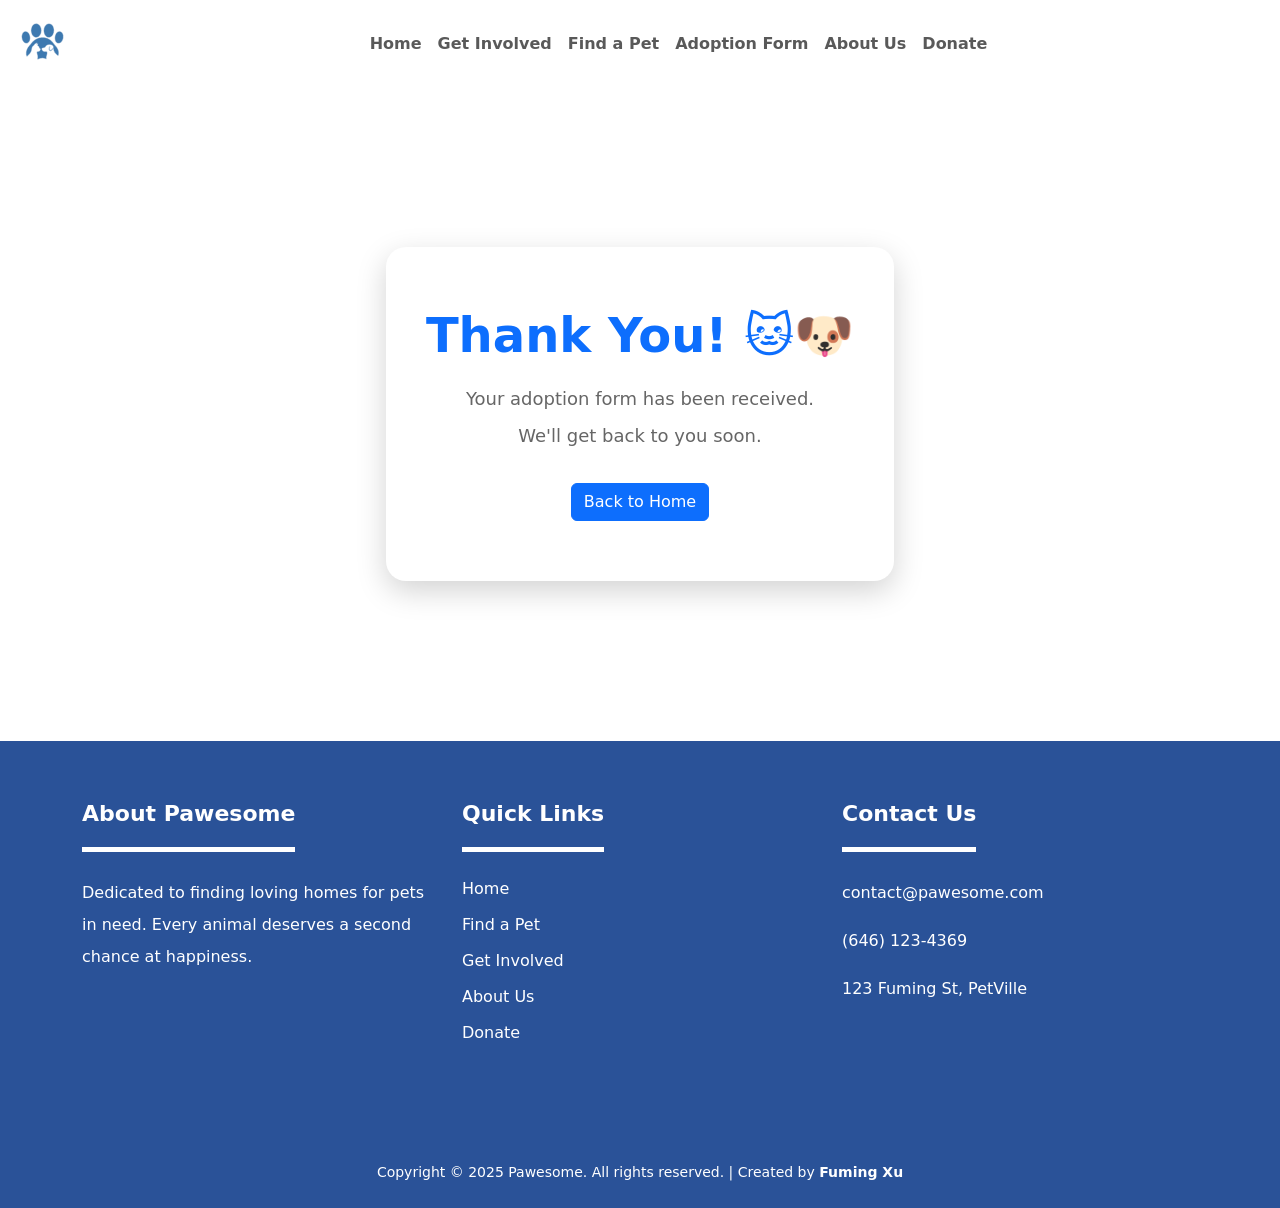
<file: adoptionformthankyou.html>
<!DOCTYPE html>
<html lang="en">
    <head>
        <meta charset="utf-8">
        <meta name="viewport" content="width=device-width, initial-scale=1">
        <title>Pawesome :: Thank You</title>    
        <link href="https://cdn.jsdelivr.net/npm/bootstrap@5.3.8/dist/css/bootstrap.min.css" rel="stylesheet" integrity="sha384-sRIl4kxILFvY47J16cr9ZwB07vP4J8+LH7qKQnuqkuIAvNWLzeN8tE5YBujZqJLB" crossorigin="anonymous">
        <link rel="stylesheet" href="pawesome.css">
    </head>
    <body>
        <!--Bootstrap Nav-->
        <nav class="navbar navbar-expand-lg navbarcustom">
        <div class="container-fluid">
          <a class="navbar-brand" href="index.html"><img src="images/pawesomewebsitelogo.png" alt="logo"></a>
          <button class="navbar-toggler" type="button" data-bs-toggle="collapse" data-bs-target="#navbarNavAltMarkup" aria-controls="navbarNavAltMarkup" aria-expanded="false" aria-label="Toggle navigation">
            <span class="navbar-toggler-icon"></span>
          </button>
          <div class="collapse navbar-collapse" id="navbarNavAltMarkup">
            <div class="navbar-nav mx-auto">
              <a class="nav-link" href="index.html">Home</a>
              <a class="nav-link" href="getinvolved.html">Get Involved</a>
              <a class="nav-link" href="findapet.html">Find a Pet</a>
              <a class="nav-link" href="adoptionform.html">Adoption Form</a>
              <a class="nav-link" href="aboutus.html">About Us</a>
              <a class="nav-link" href="donate.html">Donate</a>
            </div>
          </div>
        </div>
      </nav>

      <div class="thank-you-container">
          <div class="thank-you-card">
              <h1>Thank You! 🐱🐶</h1>
              <p>Your adoption form has been received.</p>
              <p>We'll get back to you soon.</p>
              <a href="index.html" class="btn btn-primary mt-4">Back to Home</a>
          </div>
        </div>
      <footer>
        <div class="container">
          <div class="row">
            <div class="col-md-4 footer-section">
              <h3>About Pawesome</h3>
              <p>Dedicated to finding loving homes for pets in need. Every animal deserves a second chance at happiness.</p>
            </div>
            <div class="col-md-4 footer-section">
              <h3>Quick Links</h3>
              <ul class="footer-links">
                <li><a href="index.html">Home</a></li>
                <li><a href="findapet.html">Find a Pet</a></li>
                <li><a href="getinvolved.html">Get Involved</a></li>
                <li><a href="aboutus.html">About Us</a></li>
                <li><a href="donate.html">Donate</a></li>
              </ul>
            </div>
            <div class="col-md-4 footer-section">
              <h3>Contact Us</h3>
              <p><a href="mailto:contact@pawesome.com">contact@pawesome.com</a></p>
              <p>(646) 123-4369</p>
              <p>123 Fuming St, PetVille</p>
            </div>
          </div>
          <div class="footer-bottom">
            <p>Copyright &copy; 2025 Pawesome. All rights reserved. | Created by <a href="mailto:yourfirstname@yourlastname.com">Fuming Xu</a></p>
          </div>
        </div>
      </footer>

      <script src="https://cdn.jsdelivr.net/npm/bootstrap@5.3.8/dist/js/bootstrap.bundle.min.js" integrity="sha384-FKyoEForCGlyvwx9Hj09JcYn3nv7wiPVlz7YYwJrWVcXK/BmnVDxM+D2scQbITxI" crossorigin="anonymous"></script>
    </body>
</html>
</file>
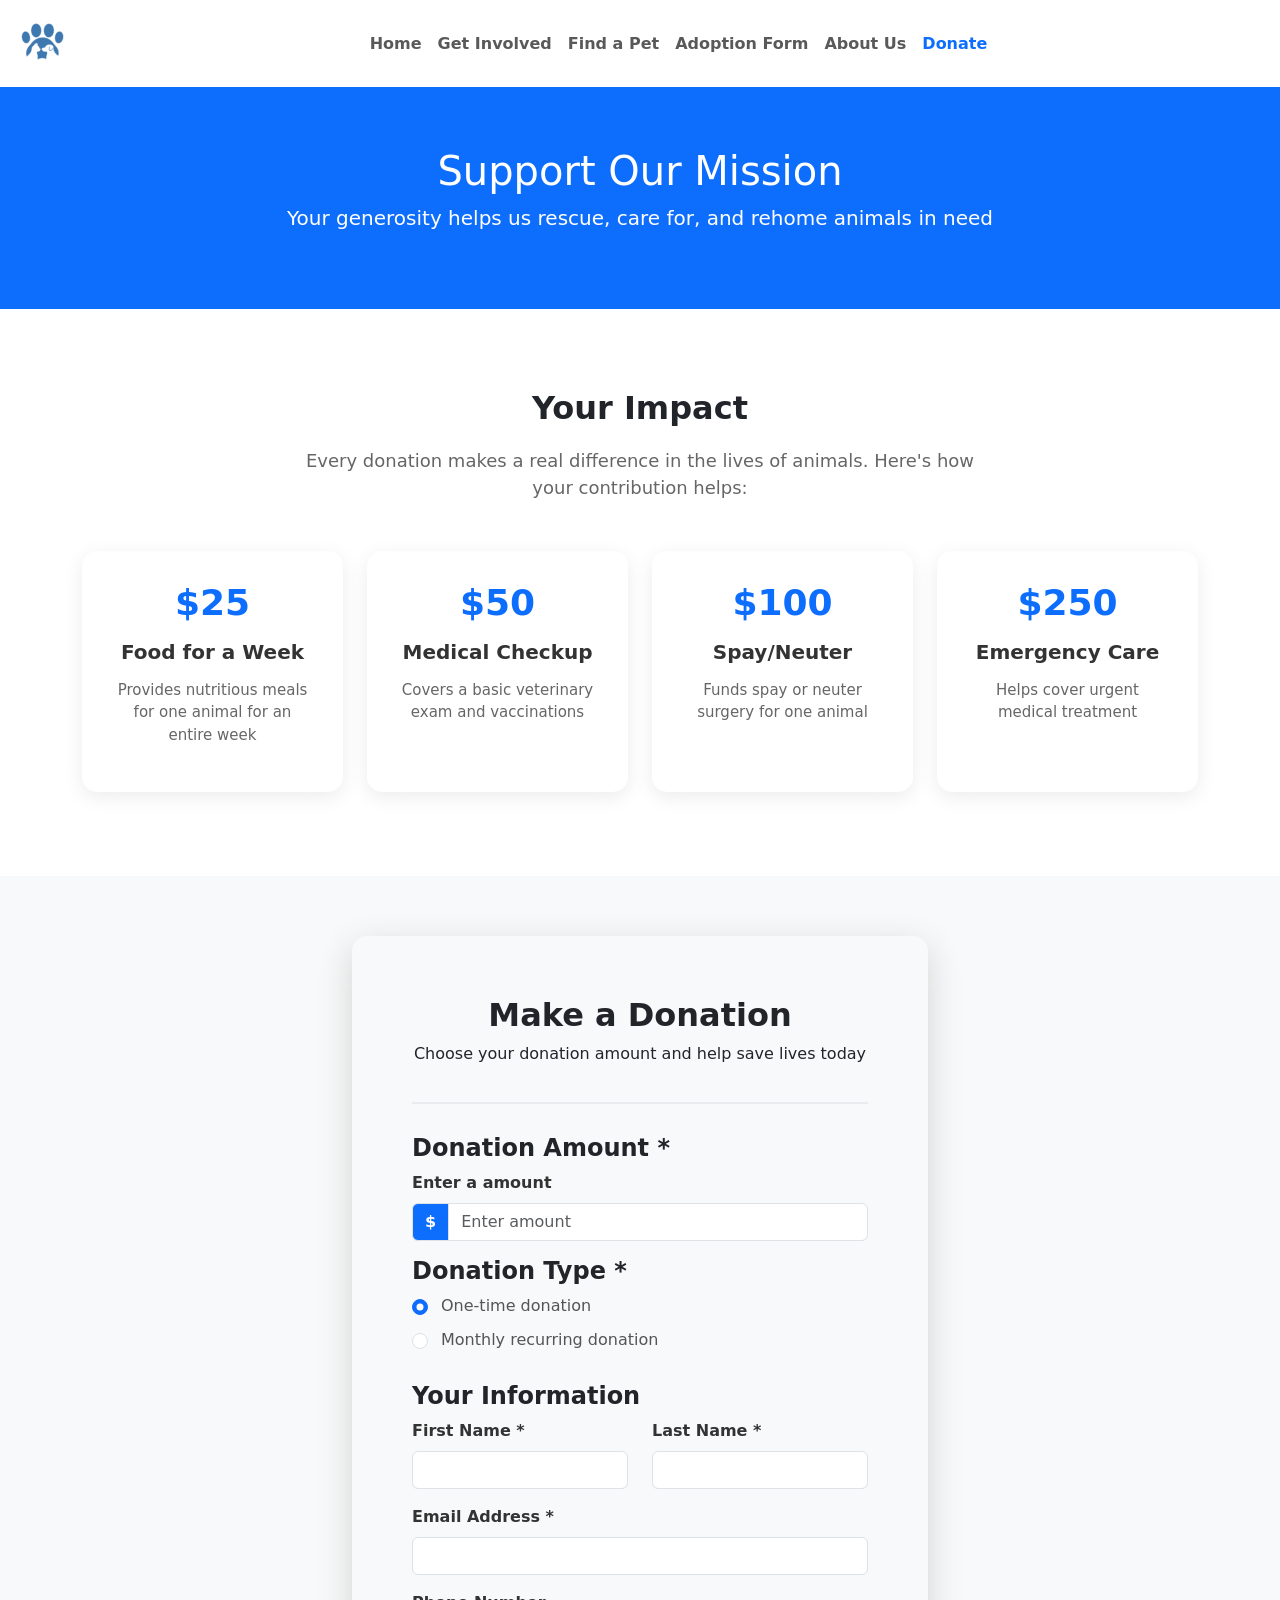
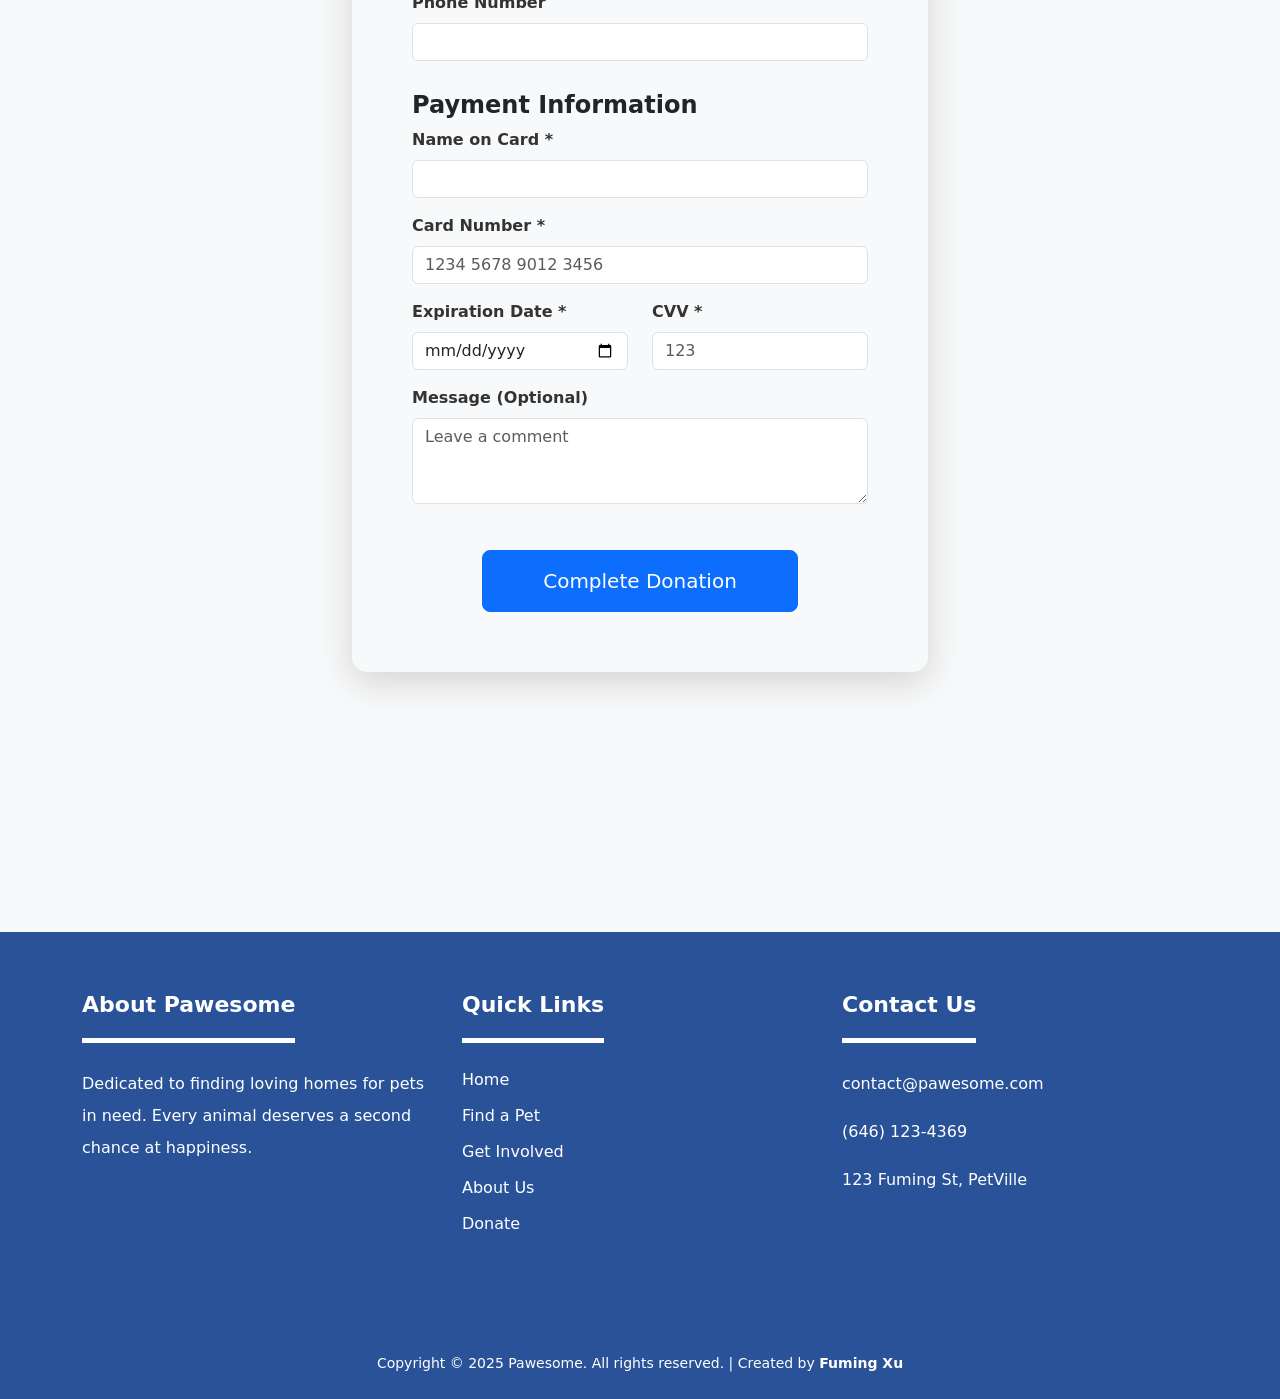
<file: donate.html>
<!DOCTYPE html>
<html lang="en">
    <head>
        <meta charset="utf-8">
        <meta name="viewport" content="width=device-width, initial-scale=1">
        <title>Pawesome :: Donate</title>    
        <link href="https://cdn.jsdelivr.net/npm/bootstrap@5.3.8/dist/css/bootstrap.min.css" rel="stylesheet" integrity="sha384-sRIl4kxILFvY47J16cr9ZwB07vP4J8+LH7qKQnuqkuIAvNWLzeN8tE5YBujZqJLB" crossorigin="anonymous">
        <link rel="stylesheet" href="pawesome.css">
    </head>
    <body>
        <!--Bootstrap Nav-->
        <nav class="navbar navbar-expand-lg navbarcustom">
        <div class="container-fluid">
          <a class="navbar-brand" href="index.html"><img src="images/pawesomewebsitelogo.png" alt="logo"></a>
          <button class="navbar-toggler" type="button" data-bs-toggle="collapse" data-bs-target="#navbarNavAltMarkup" aria-controls="navbarNavAltMarkup" aria-expanded="false" aria-label="Toggle navigation">
            <span class="navbar-toggler-icon"></span>
          </button>
          <div class="collapse navbar-collapse" id="navbarNavAltMarkup">
            <div class="navbar-nav mx-auto">
              <a class="nav-link" href="index.html">Home</a>
              <a class="nav-link" href="getinvolved.html">Get Involved</a>
              <a class="nav-link" href="findapet.html">Find a Pet</a>
              <a class="nav-link" href="adoptionform.html">Adoption Form</a>
              <a class="nav-link" href="aboutus.html">About Us</a>
              <a class="nav-link active" aria-current="page" href="donate.html">Donate</a>
            </div>
          </div>
        </div>
      </nav>

      <!-- Page Header -->
      <div class="pageheader">
        <div class="container">
          <h1>Support Our Mission</h1>
          <p>Your generosity helps us rescue, care for, and rehome animals in need</p>
        </div>
      </div>

      <!-- Donation Impact Section -->
      <div class="container" id="donationimpactsection">
        <div style="margin-bottom: 50px;">
          <h2 style="font-weight: bold;">Your Impact</h2>
          <p style="font-size: 18px; max-width: 700px; margin: 20px auto;">
            Every donation makes a real difference in the lives of animals. Here's how your contribution helps:
          </p>
        </div>
        
        <div class="row">
          <div class="col-md-3 mb-4">
            <div id="donationimpactsectioncol">
              <h3>$25</h3>
              <h5>Food for a Week</h5>
              <p>Provides nutritious meals for one animal for an entire week</p>
            </div>
          </div>
          <div class="col-md-3 mb-4">
            <div id="donationimpactsectioncol">
              <h3>$50</h3>
              <h5>Medical Checkup</h5>
              <p>Covers a basic veterinary exam and vaccinations</p>
            </div>
          </div>
          <div class="col-md-3 mb-4">
            <div id="donationimpactsectioncol">
              <h3>$100</h3>
              <h5>Spay/Neuter</h5>
              <p>Funds spay or neuter surgery for one animal</p>
            </div>
          </div>
          <div class="col-md-3 mb-4">
            <div id="donationimpactsectioncol">
              <h3>$250</h3>
              <h5>Emergency Care</h5>
              <p>Helps cover urgent medical treatment</p>
            </div>
          </div>
        </div>
      </div>

      <!-- Donation Form -->
      <div id="donationform">
        <div class="container" id="formcontainer">
          <div class="formheading">
            <h2 style="font-weight:bold;">Make a Donation</h2>
            <p>Choose your donation amount and help save lives today</p>
          </div>

          <form action="donationthankyou.html">
            <!-- Donation Amount -->
            <h4 style="margin-top:24px;">Donation Amount *</h4>
            <div style="margin-bottom:16px;">
              <label for="Amount" class="form-label">Enter a amount</label>
              <div class="input-group">
                <span class="input-group-text" id="inputdollarsign">$</span>
                <input type="number" class="form-control" id="Amount" placeholder="Enter amount" pattern="[0-9]+" min="1">
              </div>
            </div>

            <!-- Donation Type -->
            <h4>Donation Type *</h4>
              <div class="form-check">
                <input class="form-check-input" type="radio" name="donationType" id="oneTime" checked>
                <label class="form-check-label" for="oneTime">
                  One-time donation
                </label>
              </div>
              <div class="form-check">
                <input class="form-check-input" type="radio" name="donationType" id="monthly">
                <label class="form-check-label" for="monthly">
                  Monthly recurring donation
                </label>
              </div>
              
            <!-- Personal Information -->
            <h4 style="margin-top:30px;">Your Information</h4>
            <div class="row">
              <div class="col-md-6 mb-3">
                <label for="firstName" class="form-label">First Name *</label>
                <input type="text" class="form-control" id="firstName" pattern="[a-zA-Z]+" required>
              </div>
              <div class="col-md-6 mb-3">
                <label for="lastName" class="form-label">Last Name *</label>
                <input type="text" class="form-control" id="lastName" pattern="[a-zA-Z]+" required>
              </div>
            </div>

            <div class="mb-3">
              <label for="email" class="form-label">Email Address *</label>
              <input type="email" class="form-control" id="email" required>
            </div>

            <div class="mb-3">
              <label for="phone" class="form-label">Phone Number</label>
              <input type="tel" class="form-control" pattern="[0-9]+" id="phone">
            </div>

            <!-- Payment Information -->
            <h4 style="margin-top:30px;">Payment Information</h4>
            <div class="mb-3">
              <label for="cardName" class="form-label">Name on Card *</label>
              <input type="text" class="form-control" id="cardName" pattern="[a-zA-Z]+" required>
            </div>

            <div class="mb-3">
              <label for="cardNumber" class="form-label">Card Number *</label>
              <input type="text" class="form-control" id="cardNumber" pattern="[0-9]+" placeholder="1234 5678 9012 3456" required>
            </div>

            <div class="row">
              <div class="col-md-6 mb-3">
                <label for="expiry" class="form-label">Expiration Date *</label>
                <input type="date" class="form-control" id="expiry" required>
              </div>
              <div class="col-md-6 mb-3">
                <label for="cvv" class="form-label">CVV *</label>
                <input type="text" class="form-control" id="cvv" pattern="[0-9]+" placeholder="123" required>
              </div>
            </div>

            <!-- Optional Message -->
            <div class="mb-3">
              <label for="message" class="form-label">Message (Optional)</label>
              <textarea class="form-control" id="message" rows="3" placeholder="Leave a comment"></textarea>
            </div>

            <!-- Submit Button -->
            <div class="text-center">
              <button type="submit" class="btn btn-primary btn-lg" style="margin-top:30px; padding: 15px 60px; font-size: 20px;">Complete Donation</button>
            </div>
          </form>
        </div>
      </div>
      <footer>
        <div class="container">
          <div class="row">
            <div class="col-md-4 footer-section">
              <h3>About Pawesome</h3>
              <p>Dedicated to finding loving homes for pets in need. Every animal deserves a second chance at happiness.</p>
            </div>
            <div class="col-md-4 footer-section">
              <h3>Quick Links</h3>
              <ul class="footer-links">
                <li><a href="index.html">Home</a></li>
                <li><a href="findapet.html">Find a Pet</a></li>
                <li><a href="getinvolved.html">Get Involved</a></li>
                <li><a href="aboutus.html">About Us</a></li>
                <li><a href="donate.html">Donate</a></li>
              </ul>
            </div>
            <div class="col-md-4 footer-section">
              <h3>Contact Us</h3>
              <p><a href="mailto:contact@pawesome.com">contact@pawesome.com</a></p>
              <p>(646) 123-4369</p>
              <p>123 Fuming St, PetVille</p>
            </div>
          </div>
          <div class="footer-bottom">
            <p>Copyright &copy; 2025 Pawesome. All rights reserved. | Created by <a href="mailto:yourfirstname@yourlastname.com">Fuming Xu</a></p>
          </div>
        </div>
      </footer>

      <script src="https://cdn.jsdelivr.net/npm/bootstrap@5.3.8/dist/js/bootstrap.bundle.min.js" integrity="sha384-FKyoEForCGlyvwx9Hj09JcYn3nv7wiPVlz7YYwJrWVcXK/BmnVDxM+D2scQbITxI" crossorigin="anonymous"></script>
    </body>
</html>
</file>
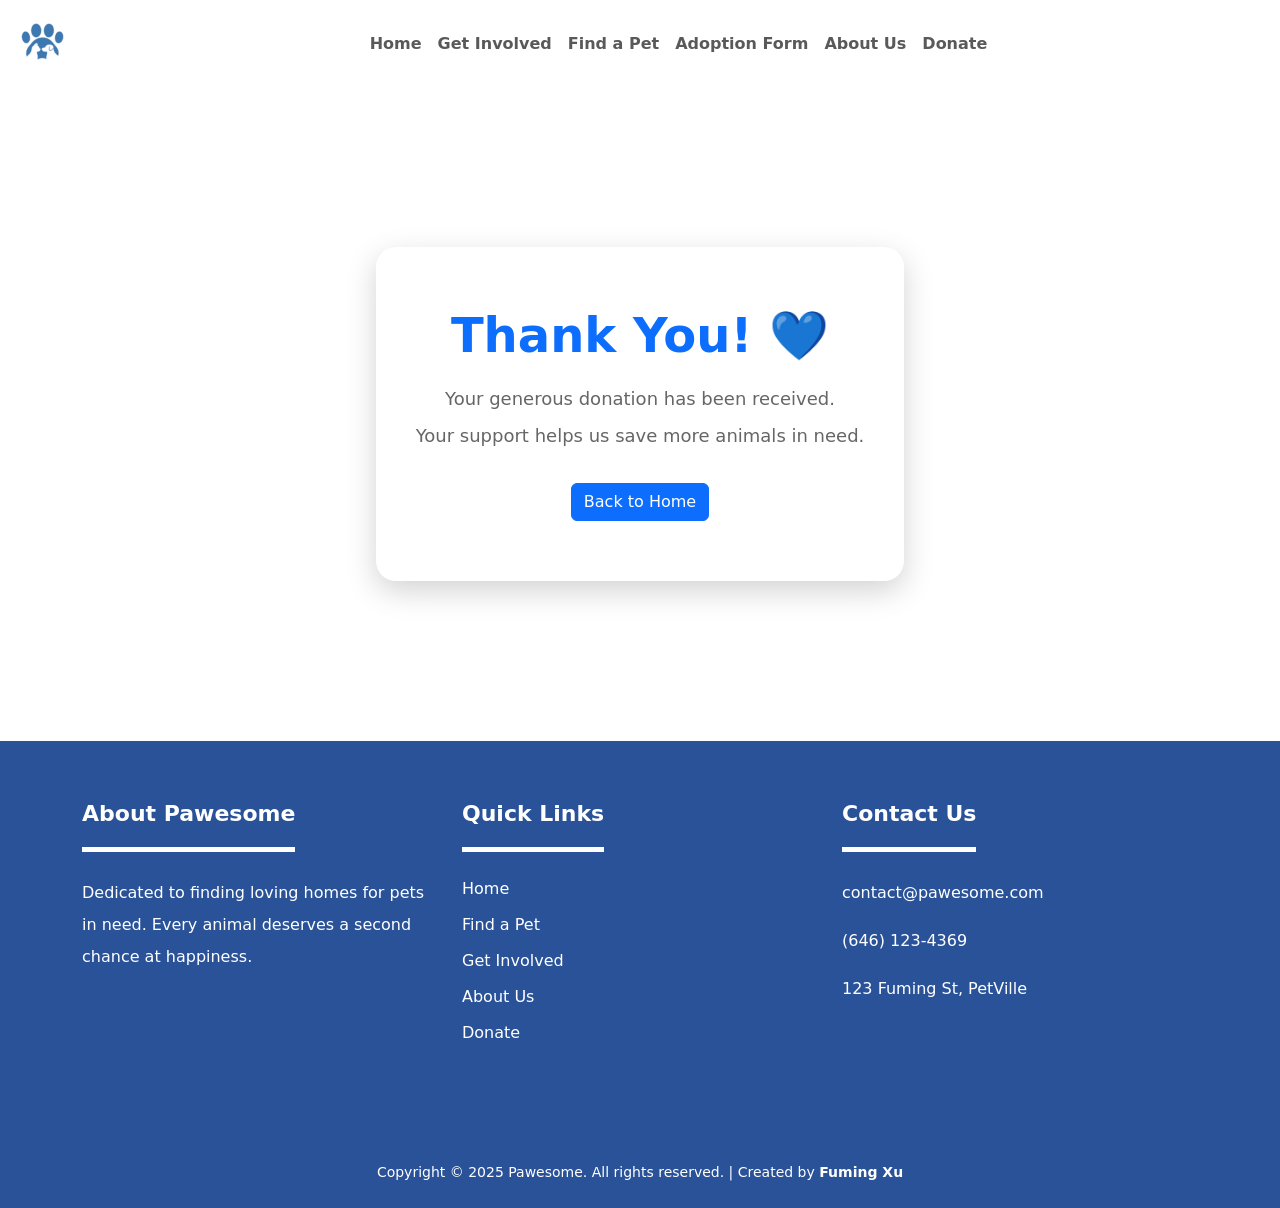
<file: donationthankyou.html>
<!DOCTYPE html>
<html lang="en">
    <head>
        <meta charset="utf-8">
        <meta name="viewport" content="width=device-width, initial-scale=1">
        <title>Pawesome :: Thank You</title>    
        <link href="https://cdn.jsdelivr.net/npm/bootstrap@5.3.8/dist/css/bootstrap.min.css" rel="stylesheet" integrity="sha384-sRIl4kxILFvY47J16cr9ZwB07vP4J8+LH7qKQnuqkuIAvNWLzeN8tE5YBujZqJLB" crossorigin="anonymous">
        <link rel="stylesheet" href="pawesome.css">
    </head>
    <body>
        <!--Bootstrap Nav-->
        <nav class="navbar navbar-expand-lg navbarcustom">
        <div class="container-fluid">
          <a class="navbar-brand" href="index.html"><img src="images/pawesomewebsitelogo.png" alt="logo"></a>
          <button class="navbar-toggler" type="button" data-bs-toggle="collapse" data-bs-target="#navbarNavAltMarkup" aria-controls="navbarNavAltMarkup" aria-expanded="false" aria-label="Toggle navigation">
            <span class="navbar-toggler-icon"></span>
          </button>
          <div class="collapse navbar-collapse" id="navbarNavAltMarkup">
            <div class="navbar-nav mx-auto">
              <a class="nav-link" href="index.html">Home</a>
              <a class="nav-link" href="getinvolved.html">Get Involved</a>
              <a class="nav-link" href="findapet.html">Find a Pet</a>
              <a class="nav-link" href="adoptionform.html">Adoption Form</a>
              <a class="nav-link" href="aboutus.html">About Us</a>
              <a class="nav-link" href="donate.html">Donate</a>
            </div>
          </div>
        </div>
      </nav>

      <div class="thank-you-container">
          <div class="thank-you-card">
            <h1>Thank You! 💙</h1>
            <p>Your generous donation has been received.</p>
            <p>Your support helps us save more animals in need.</p>
            <a href="index.html" class="btn btn-primary mt-4">Back to Home</a>
          </div>
        </div>
      <footer>
        <div class="container">
          <div class="row">
            <div class="col-md-4 footer-section">
              <h3>About Pawesome</h3>
              <p>Dedicated to finding loving homes for pets in need. Every animal deserves a second chance at happiness.</p>
            </div>
            <div class="col-md-4 footer-section">
              <h3>Quick Links</h3>
              <ul class="footer-links">
                <li><a href="index.html">Home</a></li>
                <li><a href="findapet.html">Find a Pet</a></li>
                <li><a href="getinvolved.html">Get Involved</a></li>
                <li><a href="aboutus.html">About Us</a></li>
                <li><a href="donate.html">Donate</a></li>
              </ul>
            </div>
            <div class="col-md-4 footer-section">
              <h3>Contact Us</h3>
              <p><a href="mailto:contact@pawesome.com">contact@pawesome.com</a></p>
              <p>(646) 123-4369</p>
              <p>123 Fuming St, PetVille</p>
            </div>
          </div>
          <div class="footer-bottom">
            <p>Copyright &copy; 2025 Pawesome. All rights reserved. | Created by <a href="mailto:yourfirstname@yourlastname.com">Fuming Xu</a></p>
          </div>
        </div>
      </footer>

      <script src="https://cdn.jsdelivr.net/npm/bootstrap@5.3.8/dist/js/bootstrap.bundle.min.js" integrity="sha384-FKyoEForCGlyvwx9Hj09JcYn3nv7wiPVlz7YYwJrWVcXK/BmnVDxM+D2scQbITxI" crossorigin="anonymous"></script>
    </body>
</html>
</file>
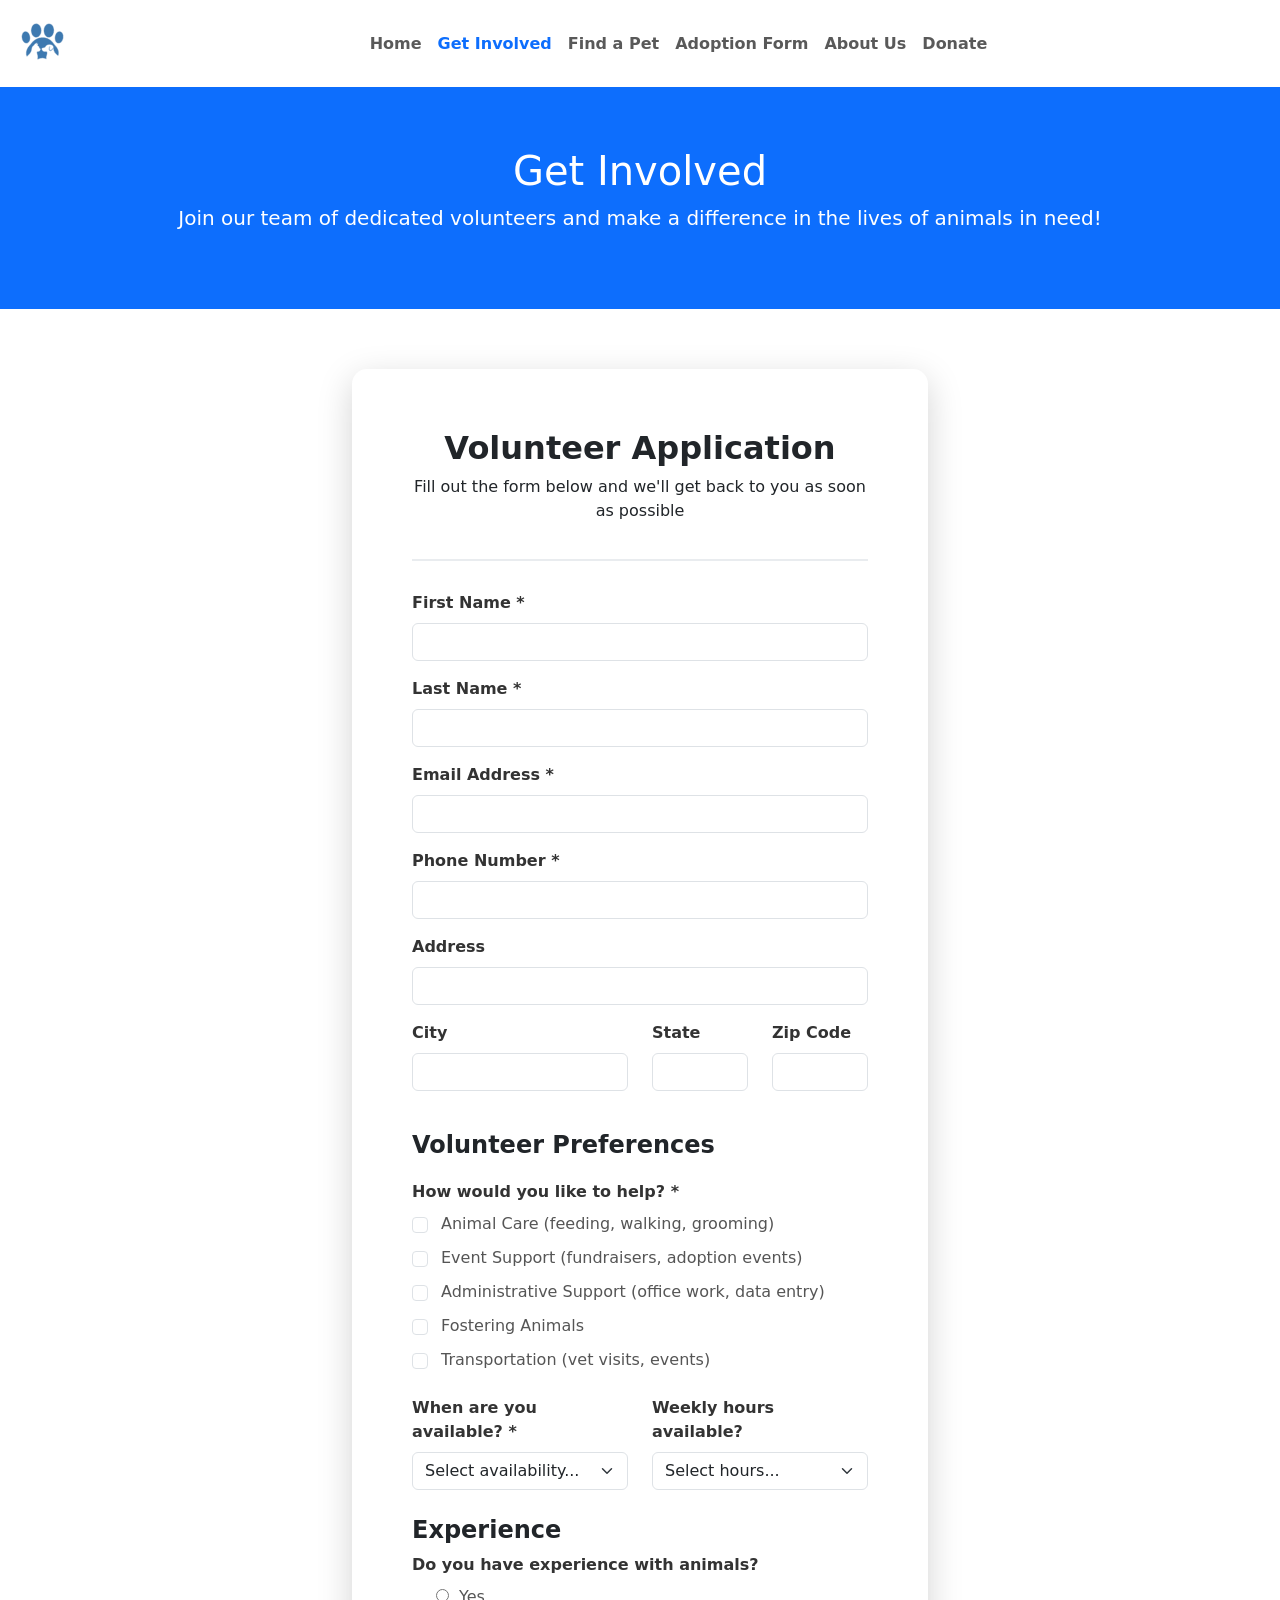
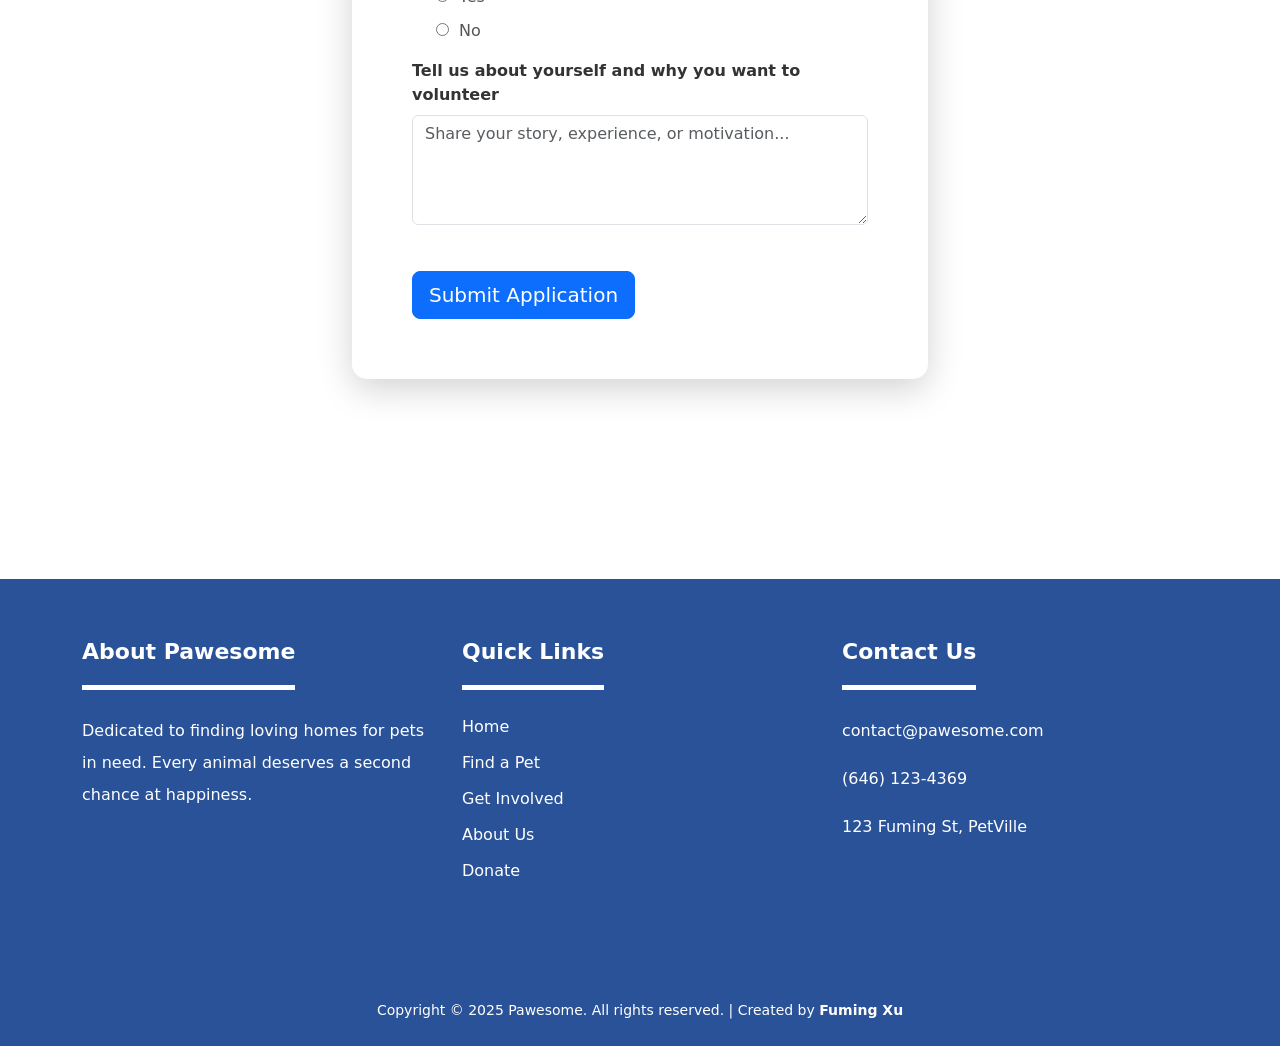
<file: getinvolved.html>
<!DOCTYPE html>
<html lang="en">
    <head>
        <meta charset="utf-8">
        <meta name="viewport" content="width=device-width, initial-scale=1">
        <title>Pawesome :: Get Involved</title>    
        <link href="https://cdn.jsdelivr.net/npm/bootstrap@5.3.8/dist/css/bootstrap.min.css" rel="stylesheet" integrity="sha384-sRIl4kxILFvY47J16cr9ZwB07vP4J8+LH7qKQnuqkuIAvNWLzeN8tE5YBujZqJLB" crossorigin="anonymous">
        <link rel="stylesheet" href="pawesome.css">
        
    </head>
    <body>
        <!--Boostrap Nav-->
        <nav class="navbar navbar-expand-lg navbarcustom">  <!--Previously it was bg-body-tertiary instead of navbarcustom which is our class name-->
        <div class="container-fluid">
          <a class="navbar-brand" href="index.html"><img src="images/pawesomewebsitelogo.png" alt="logo"></a> <!--previously we had a # for the href of the anchor. In bootstrap # means a link should go there so we replace # with our index.html link-->
          <button class="navbar-toggler" type="button" data-bs-toggle="collapse" data-bs-target="#navbarNavAltMarkup" aria-controls="navbarNavAltMarkup" aria-expanded="false" aria-label="Toggle navigation">
            <span class="navbar-toggler-icon"></span>
          </button>
          <div class="collapse navbar-collapse" id="navbarNavAltMarkup">
            <div class="navbar-nav mx-auto"> <!--We added mx-auto to center the navbar links-->
              <a class="nav-link" href="index.html">Home</a>
              <a class="nav-link active" aria-current="page" href="getinvolved.html">Get Involved</a>
              <a class="nav-link" href="findapet.html">Find a Pet</a>
              <a class="nav-link" href="adoptionform.html">Adoption Form</a>
              <a class="nav-link" href="aboutus.html">About Us</a>
              <a class="nav-link" href="donate.html">Donate</a>
              <!--<a class="nav-link disabled" aria-disabled="true">Disabled</a>-->
            </div>
          </div>
        </div>
      </nav>
      <div class="pageheader">
        <div class="container">
          <h1>Get Involved</h1>
          <p>Join our team of dedicated volunteers and make a difference in the lives of animals in need!</p>
        </div>
      </div>
      
      <div class="container" id="formcontainer">
        <form action="volunteerthankyou.html">
            <div class="formheading">
                <h2 style="font-weight:bold;">Volunteer Application</h2>
                <p>Fill out the form below and we'll get back to you as soon as possible</p>
            </div>

          <div class="mb-3">
            <label for="firstName" class="form-label">First Name *</label>
            <input type="text" class="form-control" id="firstName" pattern="[a-zA-Z]+" required>
        </div>
        <div class="mb-3">
            <label for="lastName" class="form-label">Last Name *</label>
            <input type="text" class="form-control" id="lastName" pattern="[a-zA-Z]+" required>
        </div>

        <div class="mb-3">
            <label for="email" class="form-label">Email Address *</label>
            <input type="email" class="form-control" id="email" required>
        </div>

        <div class="mb-3">
            <label for="phone" class="form-label">Phone Number *</label>
            <input type="tel" class="form-control" id="phone" pattern="[0-9]+" required>
        </div>

        <div class="mb-3">
            <label for="address" class="form-label">Address</label>
            <input type="text" class="form-control" id="address">
        </div>

        <div class="row">
            <div class="col-md-6 mb-3">
                <label for="city" class="form-label">City</label>
                <input type="text" class="form-control" pattern="[a-zA-Z]+" id="city">
            </div>
            <div class="col-md-3 mb-3">
                <label for="state" class="form-label">State</label>
                <input type="text" class="form-control" pattern="[a-zA-Z]+" id="state">
            </div>
            <div class="col-md-3 mb-3">
                <label for="zip" class="form-label">Zip Code</label>
                <input type="text" class="form-control" pattern="[0-9]+" id="zip">
            </div>
        </div>
        <h4 style="margin-top:24px;">Volunteer Preferences</h4>

                            <div class="mb-4" style="margin-top:20px;">
                                <label class="form-label">How would you like to help? *</label>
                                <div class="form-check">
                                    <input class="form-check-input" type="checkbox" value="animal-care" id="animalCare">
                                    <label class="form-check-label" for="animalCare">
                                        Animal Care (feeding, walking, grooming)
                                    </label>
                                </div>
                                <div class="form-check">
                                    <input class="form-check-input" type="checkbox" value="events" id="events">
                                    <label class="form-check-label" for="events">
                                        Event Support (fundraisers, adoption events)
                                    </label>
                                </div>
                                <div class="form-check">
                                    <input class="form-check-input" type="checkbox" value="admin" id="admin">
                                    <label class="form-check-label" for="admin">
                                        Administrative Support (office work, data entry)
                                    </label>
                                </div>
                                <div class="form-check">
                                    <input class="form-check-input" type="checkbox" value="fostering" id="fostering">
                                    <label class="form-check-label" for="fostering">
                                        Fostering Animals
                                    </label>
                                </div>
                                <div class="form-check">
                                    <input class="form-check-input" type="checkbox" value="transport" id="transport">
                                    <label class="form-check-label" for="transport">
                                        Transportation (vet visits, events)
                                    </label>
                                </div>
                            </div>

                            <div class="row">
                                <div class="col-md-6">
                                    <div class="mb-3">
                                <label for="availability" class="form-label">When are you available? *</label>
                                <select class="form-select" id="availability" required>
                                    <option value="">Select availability...</option>
                                    <option value="weekdays">Weekdays</option>
                                    <option value="weekends">Weekends</option>
                                    <option value="both">Both Weekdays and Weekends</option>
                                    <option value="flexible">Flexible</option>
                                </select>
                            </div>
                                </div>
                                <div class="col-md-6">
                                    <div class="mb-3">
                                <label for="hoursPerWeek" class="form-label">Weekly hours available?</label>
                                <select class="form-select" id="hoursPerWeek">
                                    <option value="">Select hours...</option>
                                    <option value="1-3">1-3 hours</option>
                                    <option value="4-6">4-6 hours</option>
                                    <option value="7-10">7-10 hours</option>
                                    <option value="10+">10+ hours</option>
                                </select> 
                            </div>
                                </div>
                            </div>

                            <!-- Experience -->
                            <h4 style="margin-top:10px;">Experience</h4>
                            <div class="mb-3">
                                <label class="form-label">Do you have experience with animals?</label>
                                <div class="form-check">
                                    <input class="form-check-radio" type="radio" name="experience" value="yes" id="expYes">
                                    <label class="form-check-label" for="expYes">
                                        Yes
                                    </label>
                                </div>
                                <div class="form-check">
                                    <input class="form-check-radio" type="radio" name="experience" value="no" id="expNo">
                                    <label class="form-check-label" for="expNo">
                                        No
                                    </label>
                                </div>
                            </div>

                            <div class="mb-3">
                                <label for="comments" class="form-label">Tell us about yourself and why you want to volunteer</label>
                                <textarea class="form-control" id="comments" rows="4" placeholder="Share your story, experience, or motivation..."></textarea>
                            </div>

                            <div>
                                <button type="submit" class="btn btn-primary btn-lg" style="margin-top:30px;">Submit Application</button>
                            </div>

                            
                        </form>
                    </div>
                </div>
            </div>
        </form>
      </div>
      <footer>
  <div class="container">
    <div class="row">
        <div class="col-md-4 footer-section">
          <h3>About Pawesome</h3>
          <p>Dedicated to finding loving homes for pets in need. Every animal deserves a second chance at happiness.</p>
        </div>
        
        <div class="col-md-4 footer-section">
          <h3>Quick Links</h3>
          <ul class="footer-links">
            <li><a href="index.html">Home</a></li>
            <li><a href="findapet.html">Find a Pet</a></li>
            <li><a href="getinvolved.html">Get Involved</a></li>
            <li><a href="aboutus.html">About Us</a></li>
            <li><a href="donate.html">Donate</a></li>
          </ul>
        </div>
        <div class="col-md-4 footer-section">
          <h3>Contact Us</h3>
          <p> <a href="mailto:contact@pawesome.com">contact@pawesome.com</a></p>
          <p>(646) 123-4369</p>
          <p>123 Fuming St, PetVille</p>
        </div>
    </div>
    <div class="footer-bottom">
      <p>Copyright &copy; 2025 Pawesome. All rights reserved. | Created by <a href="mailto:yourfirstname@yourlastname.com">Fuming Xu</a></p>
    </div>
  </div>
</footer>
        <script src="https://cdn.jsdelivr.net/npm/bootstrap@5.3.8/dist/js/bootstrap.bundle.min.js" integrity="sha384-FKyoEForCGlyvwx9Hj09JcYn3nv7wiPVlz7YYwJrWVcXK/BmnVDxM+D2scQbITxI" crossorigin="anonymous"></script>
    </body>
</html>
</file>
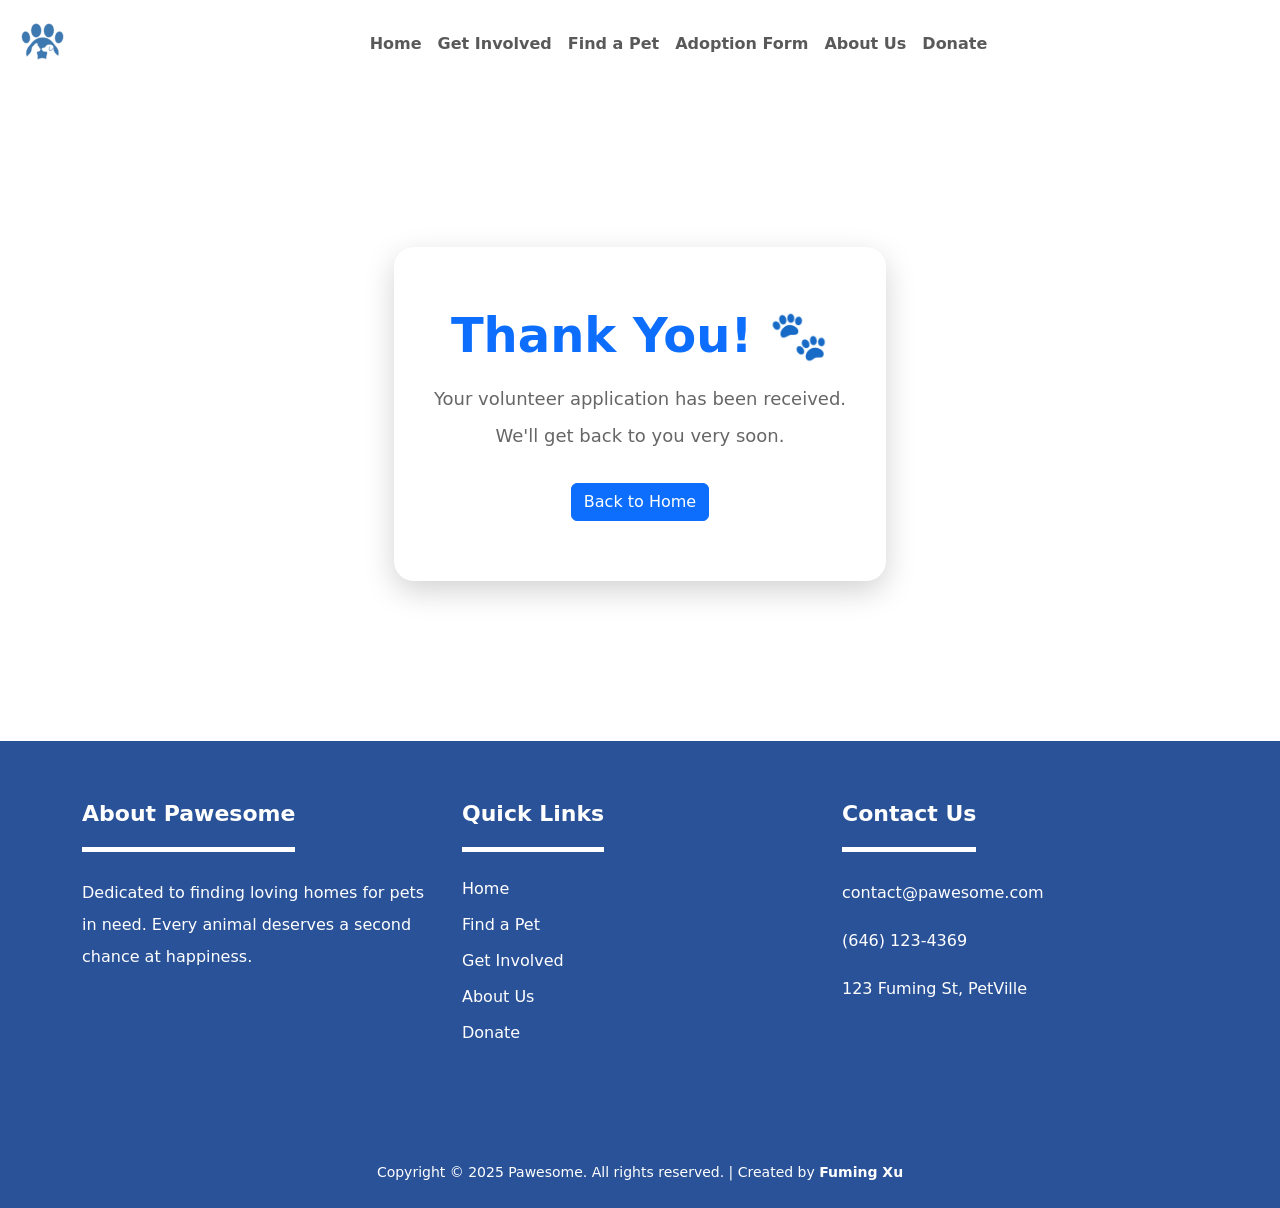
<file: volunteerthankyou.html>
<!DOCTYPE html>
<html lang="en">
    <head>
        <meta charset="utf-8">
        <meta name="viewport" content="width=device-width, initial-scale=1">
        <title>Pawesome :: Thank You</title>    
        <link href="https://cdn.jsdelivr.net/npm/bootstrap@5.3.8/dist/css/bootstrap.min.css" rel="stylesheet" integrity="sha384-sRIl4kxILFvY47J16cr9ZwB07vP4J8+LH7qKQnuqkuIAvNWLzeN8tE5YBujZqJLB" crossorigin="anonymous">
        <link rel="stylesheet" href="pawesome.css">
    </head>
    <body>
        <!--Bootstrap Nav-->
        <nav class="navbar navbar-expand-lg navbarcustom">
        <div class="container-fluid">
          <a class="navbar-brand" href="index.html"><img src="images/pawesomewebsitelogo.png" alt="logo"></a>
          <button class="navbar-toggler" type="button" data-bs-toggle="collapse" data-bs-target="#navbarNavAltMarkup" aria-controls="navbarNavAltMarkup" aria-expanded="false" aria-label="Toggle navigation">
            <span class="navbar-toggler-icon"></span>
          </button>
          <div class="collapse navbar-collapse" id="navbarNavAltMarkup">
            <div class="navbar-nav mx-auto">
              <a class="nav-link" href="index.html">Home</a>
              <a class="nav-link" href="getinvolved.html">Get Involved</a>
              <a class="nav-link" href="findapet.html">Find a Pet</a>
              <a class="nav-link" href="adoptionform.html">Adoption Form</a>
              <a class="nav-link" href="aboutus.html">About Us</a>
              <a class="nav-link" href="donate.html">Donate</a>
            </div>
          </div>
        </div>
      </nav>

      <div class="thank-you-container">
          <div class="thank-you-card">
              <h1>Thank You! 🐾</h1>
              <p>Your volunteer application has been received.</p>
              <p>We'll get back to you very soon.</p>
              <a href="index.html" class="btn btn-primary mt-4">Back to Home</a>
          </div>
        </div>
      <footer>
        <div class="container">
          <div class="row">
            <div class="col-md-4 footer-section">
              <h3>About Pawesome</h3>
              <p>Dedicated to finding loving homes for pets in need. Every animal deserves a second chance at happiness.</p>
            </div>
            <div class="col-md-4 footer-section">
              <h3>Quick Links</h3>
              <ul class="footer-links">
                <li><a href="index.html">Home</a></li>
                <li><a href="findapet.html">Find a Pet</a></li>
                <li><a href="getinvolved.html">Get Involved</a></li>
                <li><a href="aboutus.html">About Us</a></li>
                <li><a href="donate.html">Donate</a></li>
              </ul>
            </div>
            <div class="col-md-4 footer-section">
              <h3>Contact Us</h3>
              <p><a href="mailto:contact@pawesome.com">contact@pawesome.com</a></p>
              <p>(646) 123-4369</p>
              <p>123 Fuming St, PetVille</p>
            </div>
          </div>
          <div class="footer-bottom">
            <p>Copyright &copy; 2025 Pawesome. All rights reserved. | Created by <a href="mailto:yourfirstname@yourlastname.com">Fuming Xu</a></p>
          </div>
        </div>
      </footer>

      <script src="https://cdn.jsdelivr.net/npm/bootstrap@5.3.8/dist/js/bootstrap.bundle.min.js" integrity="sha384-FKyoEForCGlyvwx9Hj09JcYn3nv7wiPVlz7YYwJrWVcXK/BmnVDxM+D2scQbITxI" crossorigin="anonymous"></script>
    </body>
</html>
</file>
<file: pawesome.css>
/*Homepage*/
/*Nav*/
.navbarcustom {
    font-weight:bold;
    }

.nav-link:hover {
        color:#0d6efd;
    }

.navbar-nav .nav-link.active {
    color:#0d6efd;
    }

/*Hero Image Section*/
.homeheroimg {
    background-image: url("images/homepgheroimg.jpg");
    height: 800px;
    background-size: cover;
    background-position: center;
    display: flex;
    align-items: center;
    justify-content: flex-end;
    padding: 30px;
    }

.heroimgtext {
    text-align: center;
    color: white;
    max-width: 700px;
    padding: 30px;
    }

.heroimgtext h1 {
    font-size: 56px;
    font-weight: bold;
    margin-bottom: 20px;
    text-shadow: 2px 2px 4px gray;
    }

.heroimgtext p {
    font-size: 21px;
    margin-bottom: 30px;
    text-shadow: 2px 2px 4px gray;
    }

.heroimgtext .btn {
    padding: 12px 40px;
    font-size: 18px;
    font-weight: 600;
    border-radius: 50px;
    }

/*Carousel Section*/
.petsforadpttext {
    text-align: center;
    margin-top: 60px;
    margin-bottom: 50px;
    font-size: 40px;
    font-weight: bold;
    color: black;
    }
    
.petsforadpttext h3 {
    display: inline-block;
    border-bottom: 5px solid #0d6efd;
    padding-bottom: 20px;
    }

/*Carousel Cards flexbox layout*/
.carouselcardflex {
    display: flex;
    align-items:center;
    justify-content: center;
    gap: 30px;
    padding: 20px 0;
    }

.card {
    border: none;
    width: 18rem;
    border-radius: 15px;
    box-shadow: 0 5px 20px #D3D3D3;
    transition: transform 0.3s ease;
    }

.card:hover {
    transform: translateY(-10px);
    box-shadow: 0 10px 35px #D3D3D3;
    }

.card-img-top {
    height: 225px;
    }

.card-body {
    padding: 20px;
    }

.card-title {
    font-size: 24px;
    font-weight: bold;
    color: black;
    margin-bottom: 10px;
    }

.card-text {
    color: #666;
    font-size:14.5px;
    margin-top:15px;
    margin-bottom: 20px;
    min-height: 60px;
    }

.card .btn {
    width: 100%;
    border-radius: 25px;
    font-weight: 600;
    transition: all 0.3s ease;
    }

.card .badge {
    font-size: 13px;
    padding: 6px 12px;
    font-weight: 600;
    }

.carousel-control-prev-icon,.carousel-control-next-icon {
    background-color: #0d6efd;
    border-radius: 50%;
    padding: 25px;
    }

.seeourallpetbutton {
    margin-top: 60px;
    margin-bottom: 80px;
    }

.seeourallpetbutton .btn {
    padding: 15px 50px;
    font-size: 19px;
    font-weight: 600;
    border-radius: 50px;
    background-color: #0d6efd;
    transition: all 0.3s ease;
    }

.seeourallpetbutton .btn:hover {
    transform: translateY(-3px);
    box-shadow: 0 10px 30px #D3D3D3;
    }

.image-text-section {
    margin-top: 250px;
    margin-bottom: 80px;
    }

.image-text-section h2 {
    font-size: 36px;
    font-weight: bold;
    color: black;
    margin-top:20px;
    margin-bottom: 20px;
    }

.image-text-section p {
    font-size: 18px;
    color: #666;
    line-height: 1.8;
    margin-bottom: 15px;
    }
    
.image-text-section img {
    margin-top:25px;
    box-shadow: 0 5px 20px #D3D3D3;
    border-radius:10px;
    }
    /*Footer*/
footer {
    background-color:#2a5298;
    padding-top:60px;
    }

footer h3 {
    font-size: 22px;
    font-weight: bold;
    margin-bottom: 25px;
    color: white;
    padding-bottom: 15px;
    display: inline-block;
    border-bottom: 5px solid white;
    padding-bottom: 20px;
    }


.footer-section {
    margin-bottom: 40px;
    }

.footer-section p {
    color: white;
    line-height: 200%;
    }


.footer-section a {
    color: white;
    text-decoration: none;
    }

.footer-section a:hover {
    font-weight:bold;
    }

.footer-links {
    list-style: none;
    padding: 0;
    margin: 0;
    }

.footer-links li {
    margin-bottom: 12px;
    }

.footer-bottom {
    padding: 25px 0;
    margin-top: 40px;
    text-align: center;
    }

.footer-bottom p {
    margin-bottom: 0;
    color:white;
    font-size: 14px;
    }

.footer-bottom a {
    color: white;
    text-decoration: none;
    font-weight: bold;
    }

/*Find a Pet Page*/
/* filtr*/
.filtr-button {
    width: 100%;
    max-width: 1350px;
    margin: 0 auto;
}
.filtr-button ul {
    list-style:none;
    }

.filtr-button li {
    display: inline-block;
    border-radius:15px;
    font-weight:bold;
    background-color:#0d6efd;
    padding:10px;
    color:white;
    margin:10px;
    }
#findapetcontainer {
    margin-top:100px;
    margin-bottom: 30px;
    }

/*Get Involved Page*/
.pageheader {
background-color: #0d6efd;
color: white;
padding: 60px;
text-align: center;
margin-bottom: 60px;
    }

.page-header h1 {
    font-size: 48px;
    font-weight: bold;
    margin-bottom: 15px;
}

.pageheader p {
    font-size: 20px;
}

.formheading {
    margin-bottom:30px;
    text-align:center;
    padding-bottom:20px;
    border-bottom: 2px solid #e9ecef;
}

#formcontainer {
    margin-bottom:200px;
    width:45%;
    margin-left:auto;
    margin-right:auto;
    padding: 60px;
    border-radius: 15px;
    box-shadow: 0 10px 35px #D3D3D3;
}

.form-label {
    font-weight: 600;
    color: #333;
    margin-bottom: 8px;
}

form h4 {
    font-weight:bold;
}

.form-check {
    margin-bottom: 10px;
}

.form-check-input {
    margin-top: 0.3em;
}

.form-check-label {
    color: #555;
    margin-left: 5px;
}

.thankyoubg {
    background-image:url("images/dog2.jpg");
    background-size:100%;
}
/*Volunteer Form Thank You Page*/
.thank-you-container {
    margin-top:100px;
    margin-bottom:100px;
    display: flex;
    align-items: center;
    justify-content: center;
    padding: 60px 20px;
}

.thank-you-card {
    background: white;
    padding: 60px 40px;
    border-radius: 20px;
    box-shadow: 0 10px 30px #D3D3D3;
    text-align: center;
    max-width: 600px;
}

.thank-you-card h1 {
    font-size: 48px;
    font-weight: bold;
    color: #0d6efd;
    margin-bottom: 20px;
}

.thank-you-card p {
    font-size: 18px;
    color: #666;
    margin-bottom: 10px;
}
/*About Us Page*/
.aboutusheroimg {
    background-image: url("images/cat5.jpg");
    height: 800px;
    background-size: cover;
    background-position: center;
    display: flex;
    align-items: center;
    justify-content: flex-end;
    padding: 30px;
    }
    #ourstorysection {
        margin-top: 80px; 
        margin-bottom: 80px;
    }

    #ourstorysection h2 {
        font-weight: bold; 
        color: black; 
        margin-bottom: 20px;
    }

    #ourstorysection p {
        font-size: 17px; 
        line-height: 1.8; 
        color: #555;
    }
    
    #ourstorysection img {
        border-radius: 15px; 
        box-shadow: 0 5px 20px #D3D3D3;
    }

    #ourmissionsection {
        background-color: #f8f9fa; 
        padding: 60px 0;
    }
    #ourmissionsection p {
        font-size: 18px; 
        color: #666; 
        max-width: 700px; 
        margin: 20px auto;
    }
    #ourmissioncolumns {
        padding: 30px; 
        background: white; 
        border-radius: 15px; 
        box-shadow: 0 5px 20px #D3D3D3;
    }
    #ourmissionemojis {
        font-size: 48px; 
        margin-bottom: 15px;
    }
    #ourmissionsection h4 {
        font-weight: bold; 
        color: #333; 
        margin-bottom: 15px;
    }
    #impactsection {
        margin-top: 80px; 
        margin-bottom: 80px;
        text-align:center;
    }
    #impactsection p {
        font-size: 18px; 
        color: #666;
    }
    #impactsection h3 {
        font-size: 48px; 
        font-weight: bold; 
        color: #0d6efd; 
        margin-bottom: 10px;
    }
    #achievementtext {
        font-size: 18px; 
        color: #666; 
        font-weight: 600;
    }
    #ourvaluessection {
        background-color: #f8f9fa; 
        padding: 60px 0; 
        margin-bottom: 0;
        text-align:center;
    }
    #ourvaluessection h4 {
        font-weight: bold; 
        color: #333; 
        margin-bottom: 15px;
    }
    #ourvaluessection p {
        color: #666; 
        line-height: 1.8;
    }
    #ctasection {
        margin-top: 80px; 
        margin-bottom: 80px;
        text-align:center;
    }
    #ctasection h2 {
        font-weight: bold; 
        color: #333; 
        margin-bottom: 20px;
    }
    #ctasection p {
        font-size: 18px; 
        color: #666; 
        margin-bottom: 30px;
    }
    #findapetbutton {
        margin: 10px; 
        padding: 12px 40px; 
        font-size: 18px; 
        font-weight: 600; 
        border-radius: 50px;
    }
    #getinvolvedbutton {
        margin: 10px; 
        padding: 12px 40px; 
        font-size: 18px; 
        font-weight: 600; 
        border-radius: 50px;
    }
    /*Donation page*/
    #donationform {
        background-color: #f8f9fa;
         padding: 60px 0;
    }
    #donationimpactsection {
        margin-top: 80px; 
        margin-bottom: 60px;
        text-align:center;
    }
    #donationimpactsection p {
        color: #666; 
        font-size: 15px;
    }
    #donationimpactsectioncol {
        padding: 30px; 
        background: white; 
        border-radius: 15px; 
        box-shadow: 0 5px 20px rgba(0,0,0,0.08); 
        height: 100%;
        text-align:center;
    }
    #donationimpactsection h3 {
        font-size: 36px; 
        font-weight: bold; 
        color: #0d6efd; 
        margin-bottom: 15px;
    }
    #donationimpactsection h5 {
        font-weight: bold; 
        color: #333; 
        margin-bottom: 15px;
    }
    #inputdollarsign{
        background-color: #0d6efd; 
        color: white; 
        font-weight: 600;
    }

/*Media Queries*/
@media screen and (max-width: 768px) {
    .homeheroimg {
        height: 500px;
    }
    .heroimgtext h1 {
        font-size: 32px;
        }
        
    .heroimgtext p {
        font-size: 16px;
        }
        
    .carouselcardflex {
        flex-direction: column;
        align-items: center;
        justify-content:center;
        }
        
    .petsforadpttext {
        font-size: 32px;
        }

    #findapetcontainer {
        margin-bottom:100px;
        }
    #formcontainer {
        width:100%
    }
    .thank-you-card {
        padding: 40px 30px;
    }
    
    .thank-you-card h1 {
        font-size: 36px;
    }
   
    }
</file>
